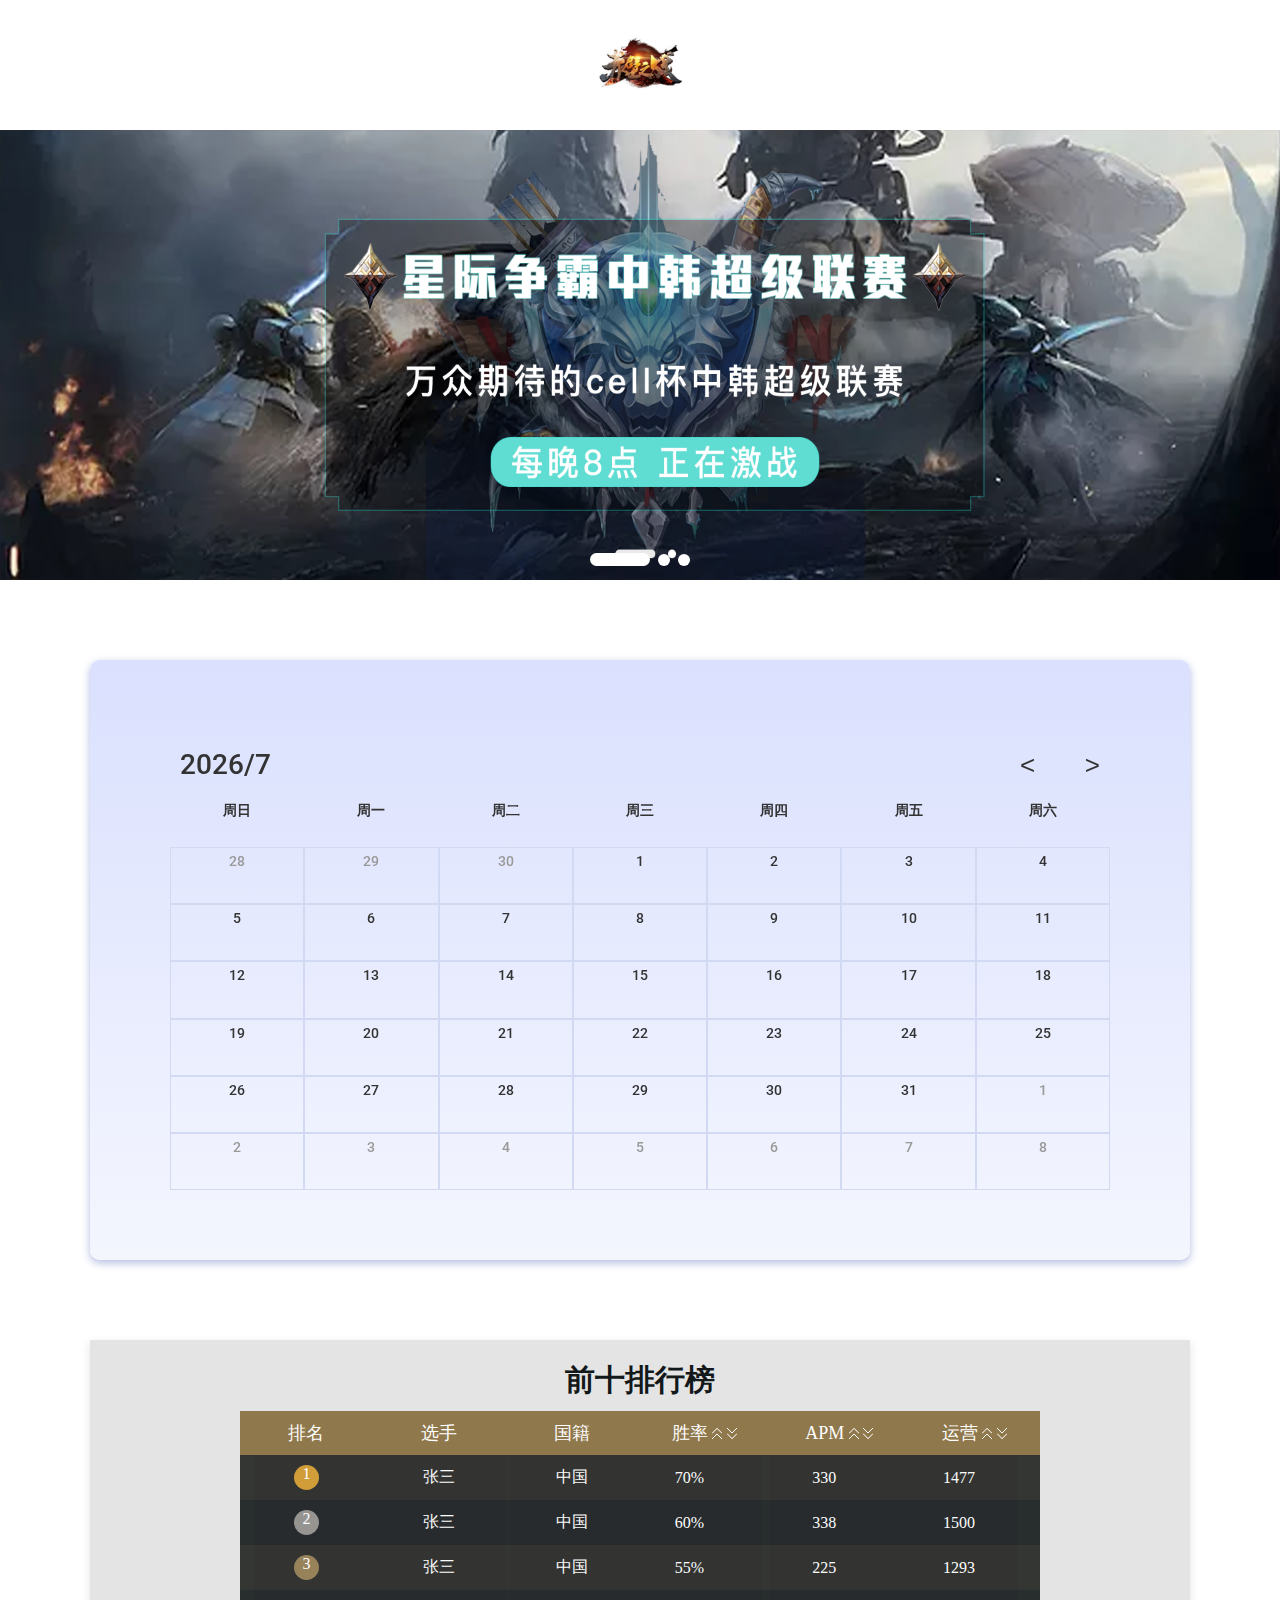
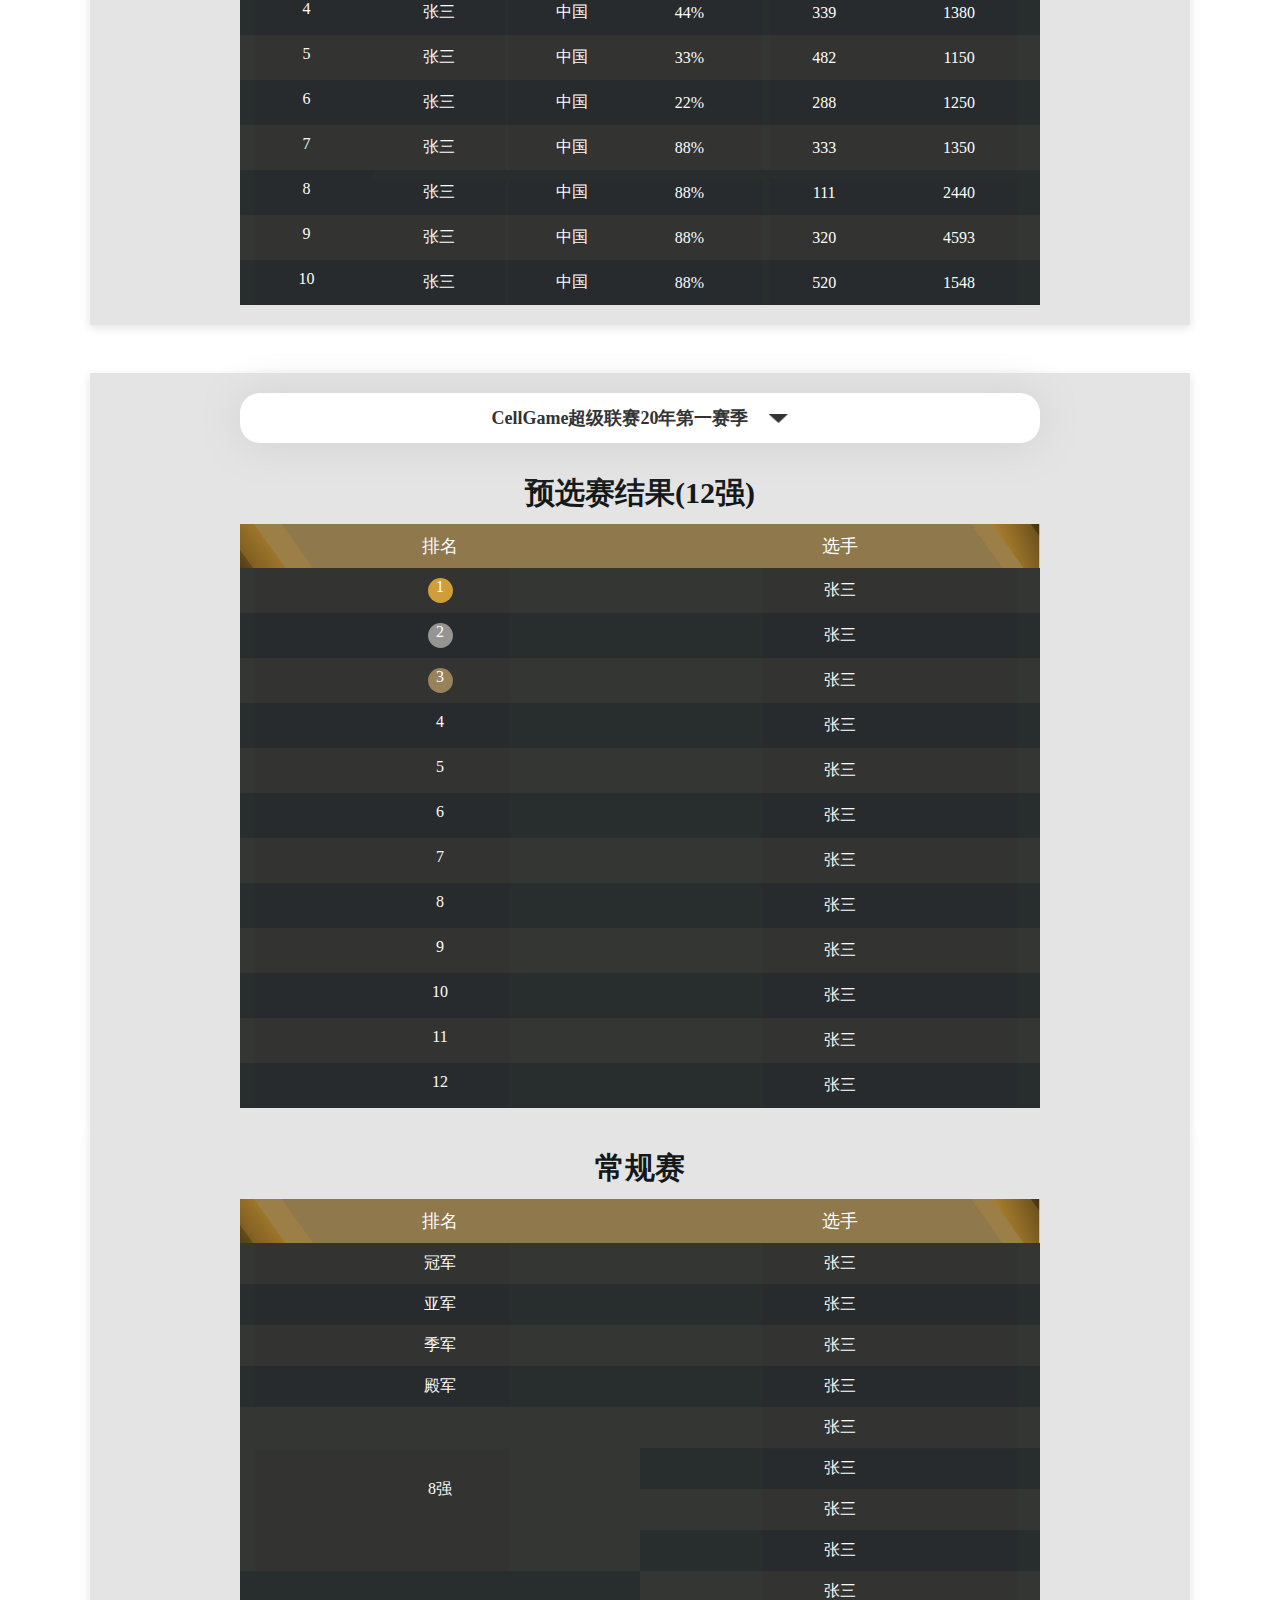
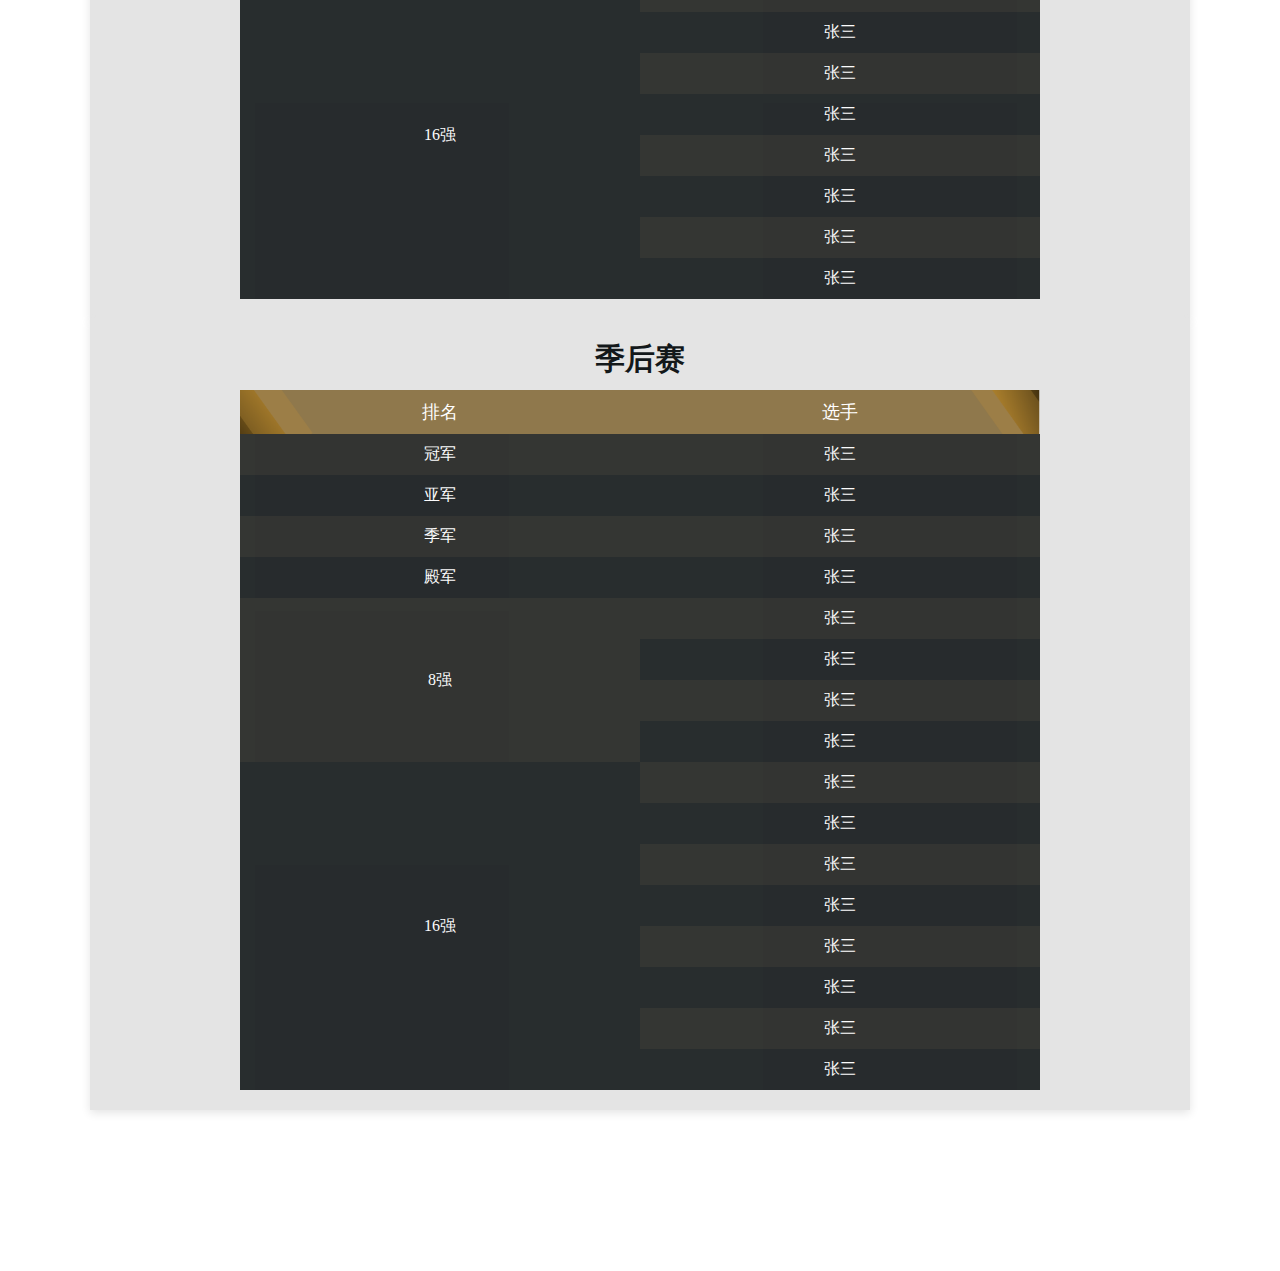
<file: doc/ecell/src/index.html>
<!DOCTYPE html>
<html lang="en">
<head>
    <meta charset="UTF-8">
    <title>ecell</title>
    <link rel="stylesheet" href="../dep/swiper/swiper-4.53.min.css">
    <link href='http://fonts.googleapis.com/css?family=Roboto' rel='stylesheet' type='text/css'>
    <link rel="stylesheet" href="../dep/calendar/calendar.css">
    <link rel="stylesheet" href="public/css/public.css">
    <link rel="stylesheet" href="css/index.css">
</head>
<body>
    <div id="page">
        <div id="header">
            <img class="logo-img" src="img/logo.jpg" alt="">
        </div>
        <div id="banner">
            <div class="swiper-container">
                <div class="swiper-wrapper">
                    <div class="swiper-slide" >
                        <a href="">
                            <img src="img/banner.png">
                        </a>
                    </div>
                    <div class="swiper-slide" >
                        <a href="">
                            <img src="img/banner2.jpg">
                        </a>
                    </div>
                    <div class="swiper-slide" >
                        <a href="">
                            <img src="img/banner3.jpg">
                        </a>
                    </div>
                </div>
                <div class="swiper-pagination"></div>
            </div>
        </div>
        <div id="calender">
            <!--<div class="calender-content">-->
                <div id="demo">
                    <div class="calender-content">
                        <div id="ca"></div>
                    </div>
                </div>

            <!--</div>-->
        </div>
        <div id="sort-items">
            <div class="sort-item margin-80 be-bg top-10">
                <div class="sort-div text-center">
                    <div class="title text-center">前十排行榜</div>
                    <table class="sort-form">
                        <thead>
                            <tr>
                                <th class="rank">排名</th>
                                <th class="player">选手</th>
                                <th class="country">国籍</th>
                                <th>
                                    胜率
                                    <a href="javascript:;" class="icon-up" onclick="ascendingOrder('.win-pro')">
                                        <img src="img/icon-up.png" alt="">
                                    </a>
                                    <a href="javascript:;" class="icon-down" onclick="descendingOrder('.win-pro')">
                                        <img src="img/icon-down.png" alt="">
                                    </a>
                                </th>
                                <th>
                                    APM
                                    <a href="javascript:;" class="icon-up" onclick="ascendingOrder('.apm')">
                                        <img src="img/icon-up.png" alt="">
                                    </a>
                                    <a href="javascript:;" class="icon-down" onclick="descendingOrder('.apm')">
                                        <img src="img/icon-down.png" alt="">
                                    </a>
                                </th>
                                <th>
                                    运营
                                    <a href="javascript:;" class="icon-up" onclick="ascendingOrder('.operate')">
                                        <img src="img/icon-up.png" alt="">
                                    </a>
                                    <a href="javascript:;" class="icon-down" onclick="descendingOrder('.operate')">
                                        <img src="img/icon-down.png" alt="">
                                    </a>
                                </th>
                            </tr>
                        </thead>
                        <tbody>
                            <tr data-id="1">
                                <td><span class="sort-span first-sort">1</span></td>
                                <td><a href="javascript:;">张三</a></td>
                                <td>中国</td>
                                <td class="paddingx30 win-pro">70%</td>
                                <td class="paddingx30 apm">330</td>
                                <td class="paddingx30 operate">1477</td>
                            </tr>
                            <tr data-id="1">
                                <td><span class="sort-span second-sort">2</span></td>
                                <td><a href="javascript:;">张三</a></td>
                                <td>中国</td>
                                <td class="paddingx30 win-pro">60%</td>
                                <td class="paddingx30 apm">338</td>
                                <td class="paddingx30 operate">1500</td>
                            </tr>
                            <tr data-id="1">
                                <td><span class="sort-span third-sort">3</span></td>
                                <td><a href="javascript:;">张三</a></td>
                                <td>中国</td>
                                <td class="paddingx30 win-pro">55%</td>
                                <td class="paddingx30 apm">225</td>
                                <td class="paddingx30 operate">1293</td>
                            </tr>
                            <tr data-id="1">
                                <td><span class="sort-span">4</span></td>
                                <td><a href="javascript:;">张三</a></td>
                                <td>中国</td>
                                <td class="paddingx30 win-pro">44%</td>
                                <td class="paddingx30 apm">339</td>
                                <td class="paddingx30 operate">1380</td>
                            </tr>
                            <tr data-id="1">
                                <td><span class="sort-span">5</span></td>
                                <td><a href="javascript:;">张三</a></td>
                                <td>中国</td>
                                <td class="paddingx30 win-pro">33%</td>
                                <td class="paddingx30 apm">482</td>
                                <td class="paddingx30 operate">1150</td>
                            </tr>
                            <tr data-id="1">
                                <td><span class="sort-span">6</span></td>
                                <td><a href="javascript:;">张三</a></td>
                                <td>中国</td>
                                <td class="paddingx30 win-pro">22%</td>
                                <td class="paddingx30 apm">288</td>
                                <td class="paddingx30 operate">1250</td>
                            </tr>
                            <tr data-id="1">
                                <td><span class="sort-span">7</span></td>
                                <td><a href="javascript:;">张三</a></td>
                                <td>中国</td>
                                <td class="paddingx30 win-pro">88%</td>
                                <td class="paddingx30 apm">333</td>
                                <td class="paddingx30 operate">1350</td>
                            </tr>
                            <tr data-id="1">
                                <td><span class="sort-span">8</span></td>
                                <td><a href="javascript:;">张三</a></td>
                                <td>中国</td>
                                <td class="paddingx30 win-pro">88%</td>
                                <td class="paddingx30 apm">111</td>
                                <td class="paddingx30 operate">2440</td>
                            </tr>
                            <tr data-id="1">
                                <td><span class="sort-span">9</span></td>
                                <td><a href="javascript:;">张三</a></td>
                                <td>中国</td>
                                <td class="paddingx30 win-pro">88%</td>
                                <td class="paddingx30 apm">320</td>
                                <td class="paddingx30 operate">4593</td>
                            </tr>
                            <tr data-id="1">
                                <td><span class="sort-span">10</span></td>
                                <td><a href="javascript:;">张三</a></td>
                                <td>中国</td>
                                <td class="paddingx30 win-pro">88%</td>
                                <td class="paddingx30 apm">520</td>
                                <td class="paddingx30 operate">1548</td>
                            </tr>
                        </tbody>
                    </table>
                </div>
            </div>
            <div class="sort-item be-bg qualifier">
                <div class="sort-div text-center">
                    <div class="select-season">
                        <div class="current-season flex-row-c">
                            <span class="current-season-title">CellGame超级联赛20年第一赛季</span>
                            <img src="./img/select-down.png" alt="">
                        </div>
                        <div class="season-list" data-toggle="down">
                            <div data-toggle="down" class="search-season">
                                <input type="text" placeholder="搜索赛季" data-toggle="down" class="search_input">
                            </div>
                            <ul class="search_list">
                                <li><a href="javascript:;" class="one-title">CellGame超级联赛20年第一赛季</a></li>
                                <li><a href="" class="one-title">CellGame超级联赛20年第二赛季CellGame超级联赛20年第二赛季</a></li>
                                <li><a href="" class="one-title">CellGame超级联赛20年第二赛季</a></li>

                            </ul>
                        </div>
                    </div>
                    <div class="title text-center">预选赛结果(12强)</div>
                    <table class="sort-form">
                        <thead>
                        <tr>
                            <th class="left-bg">排名</th>
                            <th class="right-bg">选手</th>
                        </tr>
                        </thead>
                        <tbody>
                        <tr data-id="1">
                            <td><span class="first-sort sort-span">1</span></td>
                            <td>张三</td>
                        </tr>
                        <tr data-id="1">
                            <td><span class="sort-span second-sort">2</span></td>
                            <td><a href="views/player-details/index.html">张三</a></td>
                        </tr>
                        <tr data-id="1">
                            <td><span class="sort-span third-sort">3</span></td>
                            <td><a href="views/player-details/index.html">张三</a></td>
                        </tr>
                        <tr data-id="1">
                            <td><span class="sort-span">4</span></td>
                            <td><a href="views/player-details/index.html">张三</a></td>
                        </tr>
                        <tr data-id="1">
                            <td><span class="sort-span">5</span></td>
                            <td><a href="views/player-details/index.html">张三</a></td>
                        </tr>
                        <tr data-id="1">
                            <td><span class="sort-span">6</span></td>
                            <td><a href="views/player-details/index.html">张三</a></td>
                        </tr>
                        <tr data-id="1">
                            <td><span class="sort-span">7</span></td>
                            <td><a href="views/player-details/index.html">张三</a></td>
                        </tr>
                        <tr data-id="1">
                            <td><span class="sort-span">8</span></td>
                            <td><a href="views/player-details/index.html">张三</a></td>
                        </tr>
                        <tr data-id="1">
                            <td><span class="sort-span">9</span></td>
                            <td><a href="views/player-details/index.html">张三</a></td>
                        </tr>
                        <tr data-id="1">
                            <td><span class="sort-span">10</span></td>
                            <td><a href="views/player-details/index.html">张三</a></td>
                        </tr>
                        <tr data-id="1">
                            <td><span class="sort-span">11</span></td>
                            <td><a href="views/player-details/index.html">张三</a></td>
                        </tr>
                        <tr data-id="1">
                            <td><span class="sort-span">12</span></td>
                            <td><a href="views/player-details/index.html">张三</a></td>
                        </tr>

                        </tbody>
                    </table>
                </div>
            </div>
            <div class="sort-item be-bg regular-season">
                <div class="sort-div text-center">
                    <div class="title text-center">常规赛</div>
                    <table class="sort-form">
                        <thead>
                            <tr>
                                <th class="left-bg">排名</th>
                                <th class="right-bg">选手</th>

                            </tr>
                        </thead>
                        <tbody>
                            <tr data-id="1">
                                <td>冠军</td>
                                <td>张三</td>
                            </tr>
                            <tr data-id="1">
                                <td>亚军</td>
                                <td>张三</td>
                            </tr>
                            <tr data-id="1">
                                <td>季军</td>
                                <td>张三</td>
                            </tr>
                            <tr data-id="1">
                                <td>殿军</td>
                                <td>张三</td>
                            </tr>
                            <tr data-id="1">
                                <td rowspan="4" class="un-hover">8强</td>
                                <td>张三</td>
                            </tr>
                            <tr data-id="1">
                                <td>张三</td>
                            </tr>
                            <tr data-id="1">
                                <td>张三</td>
                            </tr>
                            <tr data-id="1">
                                <td>张三</td>
                            </tr>
                            <tr data-id="1">
                                <td rowspan="8"  style="background: #13181A" class="un-hover">16强</td>
                                <td>张三</td>
                            </tr>
                            <tr data-id="1">
                                <td>张三</td>
                            </tr>
                            <tr data-id="1">
                                <td>张三</td>
                            </tr>
                            <tr data-id="1">
                                <td>张三</td>
                            </tr>
                            <tr data-id="1">
                                <td>张三</td>
                            </tr>
                            <tr data-id="1">
                                <td>张三</td>
                            </tr>
                            <tr data-id="1">
                                <td>张三</td>
                            </tr>
                            <tr data-id="1">
                                <td>张三</td>
                            </tr>
                        </tbody>
                    </table>
                </div>
            </div>
            <div class="sort-item be-bg">
                <div class="sort-div text-center">
                    <div class="title text-center">季后赛</div>
                    <table class="sort-form">
                        <thead>
                            <tr>
                                <th class="left-bg">排名</th>
                                <th class="right-bg">选手</th>

                            </tr>
                        </thead>
                        <tbody>
                            <tr data-id="1">
                                <td>冠军</td>
                                <td>张三</td>
                            </tr>
                            <tr data-id="1">
                                <td>亚军</td>
                                <td>张三</td>
                            </tr>
                            <tr data-id="1">
                                <td>季军</td>
                                <td>张三</td>
                            </tr>
                            <tr data-id="1">
                                <td>殿军</td>
                                <td>张三</td>
                            </tr>
                            <tr data-id="1">
                                <td rowspan="4" class="un-hover">8强</td>
                                <td>张三</td>
                            </tr>
                            <tr data-id="1">
                                <td>张三</td>
                            </tr>
                            <tr data-id="1">
                                <td>张三</td>
                            </tr>
                            <tr data-id="1">
                                <td>张三</td>
                            </tr>
                            <tr data-id="1">
                                <td rowspan="8" style="background: #13181A" class="un-hover">16强</td>
                                <td>张三</td>
                            </tr>
                            <tr data-id="1">
                                <td>张三</td>
                            </tr>
                            <tr data-id="1">
                                <td>张三</td>
                            </tr>
                            <tr data-id="1">
                                <td>张三</td>
                            </tr>
                            <tr data-id="1">
                                <td>张三</td>
                            </tr>
                            <tr data-id="1">
                                <td>张三</td>
                            </tr>
                            <tr data-id="1">
                                <td>张三</td>
                            </tr>
                            <tr data-id="1">
                                <td>张三</td>
                            </tr>
                        </tbody>
                    </table>
                </div>
            </div>
        </div>
    </div>
    <script src="../dep/jquery/jquery-3.4.1.min.js"></script>
    <script src="../dep/swiper/swiper-4.5.3.min.js"></script>
    <script src="../dep/calendar/js/calendar.js"></script>
    <script src="public/js/public.js"></script>
    <script src="js/index.js"></script>

</body>
</html>
</file>
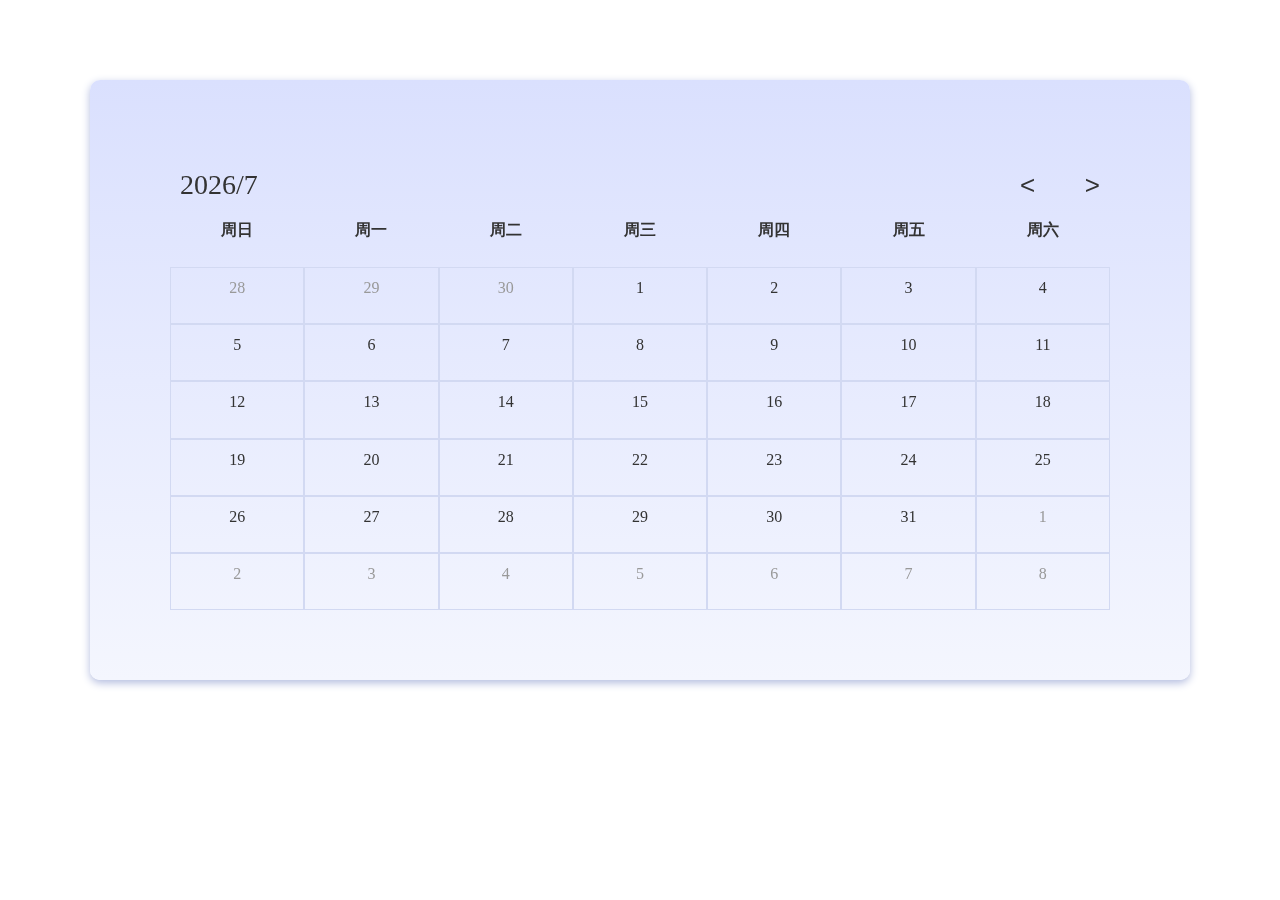
<file: doc/ecell/dep/calendar/index.html>
<!DOCTYPE html>
<html>
<head>
<meta charset="utf-8">
<meta http-equiv='Content-Type' content='text/html; charset=utf-8'>
<meta http-equiv="x-ua-compatible" content="IE=edge, chrome=1">
<meta http-equiv="X-UA-Compatible" content="IE=9; IE=8;">
<meta name="viewport" content="width=device-width, initial-scale=1">
<link href='http://fonts.googleapis.com/css?family=Roboto' rel='stylesheet' type='text/css'>
<title>jQuery事件日历插件Calendar</title>
<link rel="stylesheet" href="calendar.css">

</head>
<body>
<div id="demo">
  <div class="calender-content">
    <div id="ca"></div>
  </div>
</div>
<script src="js/jquery.js"></script> 
<script src="js/calendar.js"></script> 
<script>
    $('#ca').calendar({
        width: 940,
        height: 400,
        data: [
			{
			  date: '2015/12/24',
			  value: 'Christmas Eve'
			},
			{
			  date: '2015/12/25',
			  value: 'Merry Christmas'
			},
			{
			  date: '2016/01/01',
			  value: 'Happy New Year'
			}
		],
        onSelected: function (view, date, data) {

        }
    });

    $('#dd').calendar({
        trigger: '#dt',
        zIndex: 999,
		format: 'yyyy-mm-dd',
        onSelected: function (view, date, data) {
            console.log('event: onSelected')
        },
        onClose: function (view, date, data) {
            console.log('event: onClose')
            console.log('view:' + view)
            console.log('date:' + date)
            console.log('data:' + (data || 'None'));
        }
    });
</script>


</body>
</html>
</file>
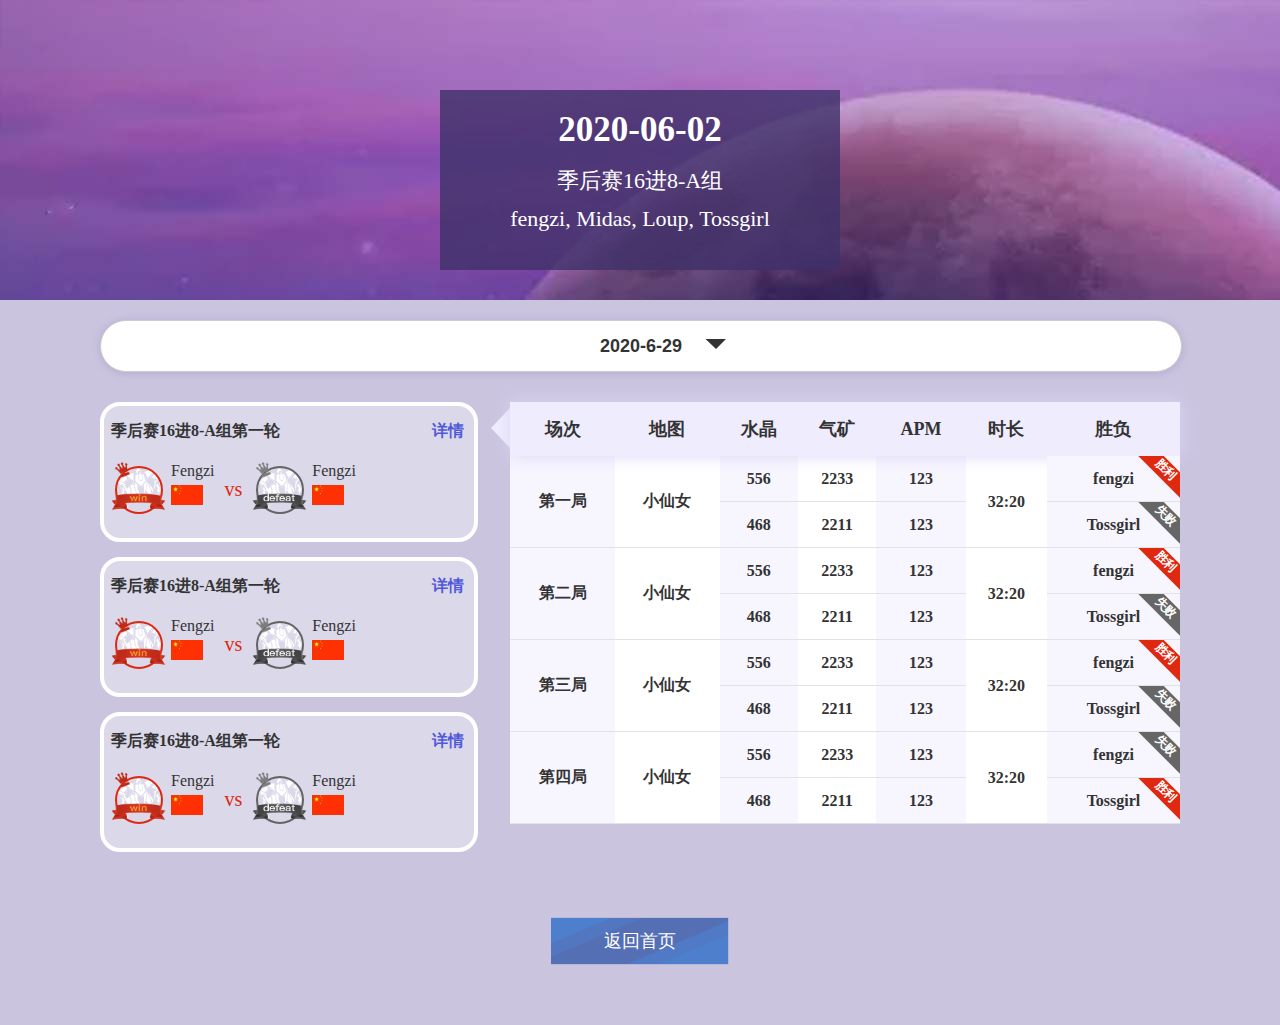
<file: doc/ecell/src/views/season/index.html>
<!DOCTYPE html>
<html lang="en">
<head>
    <meta charset="UTF-8">
    <title>Title</title>
    <link rel="stylesheet" href="../../../dep/calendar/calendar.css">
    <link rel="stylesheet" href="../../public/css/public.css">
    <link rel="stylesheet" href="../../css/season.css">
</head>
<body>
<div id="page">
    <div id="header">
        <div class="season-title">
            <div class="date">2020-06-02</div>
            <div class="title">季后赛16进8-A组</div>
            <div class="players">fengzi, Midas, Loup, Tossgirl</div>
        </div>
    </div>
    <div id="content">
        <div id="demo">
            <div class="calender-content hide">
                <div id="ca"></div>
            </div>
            <input type="text" id="dt" value="2020-6-29" readonly>
            <img src="../../img/select-down.png" alt="" class="down">
            <div id="dd"></div>
        </div>
        <div class="select-date">

        </div>
        <div class="details clearfix">
            <div class="left pull-left">
                <div class="item">
                    <div class="flex-row-sb">
                        <span class="title">季后赛16进8-A组第一轮</span>
                        <span class="view-detail"><a href="">详情</a></span>
                    </div>
                    <div class="flex-row-nc">
                        <div class="flex-row-nc">
                            <div class="team-logo flex-row-c">
                                <img class="win" src="../../img/player_race_p.png" alt="">
                                <img class="win-bg" src="../../img/win.png" alt="">
                            </div>
                            <div class="flex-column">
                                <div><a href="../player-details/index.html">Fengzi</a></div>
                                <div class="country-flag">
                                    <img src="../../img/flag.png" alt="">
                                </div>
                            </div>
                        </div>
                        <div class="flex-row-c vs">vs</div>
                        <div class="flex-row-nc">
                            <div class="team-logo flex-row-c">
                                <img class="lose" src="../../img/player_race_p.png" alt="">
                                <img class="lose-bg" src="../../img/defeat.png" alt="">
                            </div>
                            <div class="flex-column">
                                <div><a href="../player-details/index.html">Fengzi</a></div>
                                <div class="country-flag">
                                    <img src="../../img/flag.png" alt="">
                                </div>
                            </div>
                        </div>
                    </div>
                </div>
                <div class="item">
                    <div class="flex-row-sb">
                        <span class="title">季后赛16进8-A组第一轮</span>
                        <span class="view-detail"><a href="">详情</a></span>
                    </div>
                    <div class="flex-row-nc">
                        <div class="flex-row-nc">
                            <div class="team-logo flex-row-c">
                                <img class="win" src="../../img/player_race_p.png" alt="">
                                <img class="win-bg" src="../../img/win.png" alt="">
                            </div>
                            <div class="flex-column">
                                <div><a href="../player-details/index.html">Fengzi</a></div>
                                <div class="country-flag">
                                    <img src="../../img/flag.png" alt="">
                                </div>
                            </div>
                        </div>
                        <div class="flex-row-c vs">vs</div>
                        <div class="flex-row-nc">
                            <div class="team-logo flex-row-c">
                                <img class="lose" src="../../img/player_race_p.png" alt="">
                                <img class="lose-bg" src="../../img/defeat.png" alt="">
                            </div>
                            <div class="flex-column">
                                <div><a href="../player-details/index.html">Fengzi</a></div>
                                <div class="country-flag">
                                    <img src="../../img/flag.png" alt="">
                                </div>
                            </div>
                        </div>
                    </div>
                </div>
                <div class="item">
                    <div class="flex-row-sb">
                        <span class="title">季后赛16进8-A组第一轮</span>
                        <span class="view-detail"><a href="">详情</a></span>
                    </div>
                    <div class="flex-row-nc">
                        <div class="flex-row-nc">
                            <div class="team-logo flex-row-c">
                                <img class="win" src="../../img/player_race_p.png" alt="">
                                <img class="win-bg" src="../../img/win.png" alt="">
                            </div>
                            <div class="flex-column">
                                <div><a href="../player-details/index.html">Fengzi</a></div>
                                <div class="country-flag">
                                    <img src="../../img/flag.png" alt="">
                                </div>
                            </div>
                        </div>
                        <div class="flex-row-c vs">vs</div>
                        <div class="flex-row-nc">
                            <div class="team-logo flex-row-c">
                                <img class="lose" src="../../img/player_race_p.png" alt="">
                                <img class="lose-bg" src="../../img/defeat.png" alt="">
                            </div>
                            <div class="flex-column">
                                <div><a href="../player-details/index.html">Fengzi</a></div>
                                <div class="country-flag">
                                    <img src="../../img/flag.png" alt="">
                                </div>
                            </div>
                        </div>
                    </div>
                </div>

            </div>
            <div class="right pull-left">
                <div style="position: relative">
                    <span class="triangle"></span>
                    <table class="pk-list">
                        <thead>
                            <tr>
                                <th>场次</th>
                                <th>地图</th>
                                <th>水晶</th>
                                <th>气矿</th>
                                <th>APM</th>
                                <th>时长</th>
                                <th>胜负</th>
                            </tr>
                        </thead>
                        <tbody>
                            <tr>
                                <td rowspan="2" class="rowspan">第一局</td>
                                <td rowspan="2" class="rowspan">小仙女</td>
                                <td>556</td>
                                <td>2233</td>
                                <td>123</td>
                                <td rowspan="2" class="rowspan">32:20</td>
                                <td style="position: relative" ><span class="tag win-tag">胜利</span><a href="../player-details/index.html">fengzi</a></td>
                            </tr>
                            <tr>
                                <td>468</td>
                                <td>2211</td>
                                <td>123</td>
                                <td style="position: relative"><span class="tag defeat-tag">失败</span><a href="../player-details/index.html">Tossgirl</a></td>
                            </tr>

                            <tr>
                                <td rowspan="2" class="rowspan">第二局</td>
                                <td rowspan="2" class="rowspan">小仙女</td>
                                <td>556</td>
                                <td>2233</td>
                                <td>123</td>
                                <td rowspan="2" class="rowspan">32:20</td>
                                <td style="position: relative" ><span class="tag win-tag">胜利</span><a href="../player-details/index.html">fengzi</a></td>
                            </tr>
                            <tr>
                                <td>468</td>
                                <td>2211</td>
                                <td>123</td>
                                <td style="position: relative"><span class="tag defeat-tag">失败</span><a href="../player-details/index.html">Tossgirl</a></td>
                            </tr>

                            <tr>
                                <td rowspan="2" class="rowspan">第三局</td>
                                <td rowspan="2" class="rowspan">小仙女</td>
                                <td>556</td>
                                <td>2233</td>
                                <td>123</td>
                                <td rowspan="2" class="rowspan">32:20</td>
                                <td style="position: relative" ><span class="tag win-tag">胜利</span><a href="../player-details/index.html">fengzi</a></td>
                            </tr>
                            <tr>
                                <td>468</td>
                                <td>2211</td>
                                <td>123</td>
                                <td style="position: relative"><span class="tag defeat-tag">失败</span><a href="../player-details/index.html">Tossgirl</a></td>
                            </tr>

                            <tr>
                                <td rowspan="2" class="rowspan">第四局</td>
                                <td rowspan="2" class="rowspan">小仙女</td>
                                <td>556</td>
                                <td>2233</td>
                                <td>123</td>
                                <td rowspan="2" class="rowspan">32:20</td>
                                <td style="position: relative" ><span class="tag defeat-tag">失败</span><a href="../player-details/index.html">fengzi</a></td>
                            </tr>
                            <tr>
                                <td>468</td>
                                <td>2211</td>
                                <td>123</td>
                                <td style="position: relative"><span class="tag win-tag">胜利</span><a href="../player-details/index.html">Tossgirl</a></td>
                            </tr>


                        </tbody>
                    </table>
                </div>
            </div>
        </div>

        <div class="text-center">
            <span class="back-home"><a href="../../index.html">返回首页</a></span>
        </div>
    </div>
    <div id="cover-mask" class="hide">
    </div>
</div>

<script src="../../../dep/jquery/jquery-3.4.1.min.js"></script>
<script src="../../../dep/calendar/js/calendar.js"></script>
<script src="../../js/season.js"></script>

</body>
</html>
</file>
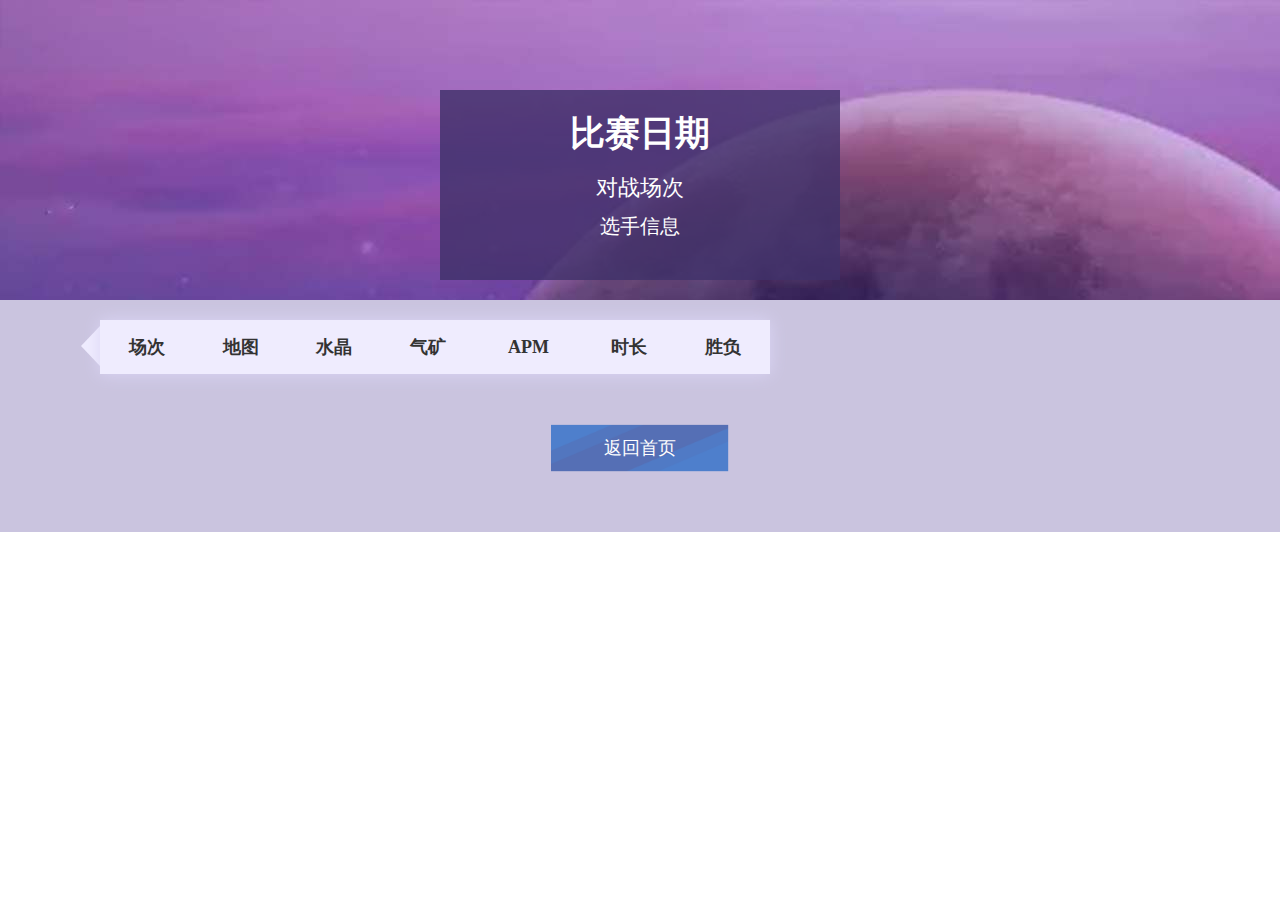
<file: src/main/webapp/views/season/index.html>
<!DOCTYPE html>
<html lang="en">
<head>
    <meta charset="UTF-8">
    <title>ecell</title>
    <link rel="stylesheet" href="../../dep/calendar/calendar.css">
    <link rel="stylesheet" href="../../dep/pacejs/pace.css">
	<link rel="stylesheet" href="../../dep/lobibox/css/lobibox.css">
    <link rel="stylesheet" href="../../public/css/public.css">
    <link rel="stylesheet" href="../../css/season.css">
</head>
<body>
<div id="page">
    <div id="header">
        <div class="season-title">
            <div id="seasonMatchDay" class="date">比赛日期</div>
            <div id="seasonMatchTitle" class="title">对战场次</div>
            <div id="seasonMatchPlayers" class="players">选手信息</div>            
        </div>
    </div>
    <div id="content">
    	<div class="hide">
	        <div id="demo">
	            <div class="calender-content hide">
	                <div id="ca"></div>
	            </div>
	            <input type="text" id="dt" value="2020-6-29" readonly>
	            <img src="../../img/select-down.png" alt="" class="down">
	            <div id="dd"></div>
	        </div>
	        <div class="select-date">
	
	        </div>
        </div>
        <div class="details clearfix">
            <div class="left pull-left items">
                <div id="seasonSet1" class="item hide">
                    <div class="flex-row-sb">
                        <span class="title"></span>
                        <span class="view-detail"><a id="seasonSet1_detail" href="javascript:;">详情</a></span>
                    </div>
                    <div class="flex-row-nc">
                        <div class="flex-row-nc">
                            <div class="team-logo flex-row-c">
                                <img id="seasonSet1_p1_race" class="" src="../../img/public/player_race_empty.png" alt="">
                                <img id="seasonSet1_p1_race_bg" class="" src="../../img/defeat.png" alt="">
                            </div>
                            <div class="flex-column">
                                <div id="seasonSet1_p1_nick"></div>
                                <div class="country-flag">
                                    <img id="seasonSet1_p1_country" src="../../img/public/player_country_empty.png" alt="">
                                </div>
                            </div>
                        </div>
                        <div class="flex-row-c vs">vs</div>
                        <div class="flex-row-nc">
                            <div class="team-logo flex-row-c">
                                <img id="seasonSet1_p2_race" class="" src="../../img/public/player_race_empty.png" alt="">
                                <img id="seasonSet1_p2_race_bg" class="" src="../../img/defeat.png" alt="">
                            </div>
                            <div class="flex-column">
                                <div id="seasonSet1_p2_nick"></div>
                                <div class="country-flag">
                                    <img id="seasonSet1_p2_country" src="../../img/public/player_country_empty.png" alt="">
                                </div>
                            </div>
                        </div>
                    </div>
                </div>
                <div id="seasonSet2" class="item hide">
                    <div class="flex-row-sb">
                        <span class="title"></span>
                        <span class="view-detail"><a id="seasonSet2_detail" href="javascript:;">详情</a></span>
                    </div>
                    <div class="flex-row-nc">
                        <div class="flex-row-nc">
                            <div class="team-logo flex-row-c">
                                <img id="seasonSet2_p1_race" class="" src="../../img/public/player_race_empty.png" alt="">
                                <img id="seasonSet2_p1_race_bg" class="" src="../../img/defeat.png" alt="">
                            </div>
                            <div class="flex-column">
                                <div id="seasonSet2_p1_nick"></div>
                                <div class="country-flag">
                                    <img id="seasonSet2_p1_country" src="../../img/public/player_country_empty.png" alt="">
                                </div>
                            </div>
                        </div>
                        <div class="flex-row-c vs">vs</div>
                        <div class="flex-row-nc">
                            <div class="team-logo flex-row-c">
                                <img id="seasonSet2_p2_race" class="" src="../../img/public/player_race_empty.png" alt="">
                                <img id="seasonSet2_p2_race_bg" class="" src="../../img/defeat.png" alt="">
                            </div>
                            <div class="flex-column">
                                <div id="seasonSet2_p2_nick"></div>
                                <div class="country-flag">
                                    <img id="seasonSet2_p2_country" src="../../img/public/player_country_empty.png" alt="">
                                </div>
                            </div>
                        </div>
                    </div>
                </div>
                
                <div id="seasonSet3" class="item hide">
                    <div class="flex-row-sb">
                        <span class="title"></span>
                        <span class="view-detail"><a id="seasonSet3_detail" href="javascript:;">详情</a></span>
                    </div>
                    <div class="flex-row-nc">
                        <div class="flex-row-nc">
                            <div class="team-logo flex-row-c">
                                <img id="seasonSet3_p1_race" class="" src="../../img/public/player_race_empty.png" alt="">
                                <img id="seasonSet3_p1_race_bg" class="" src="../../img/defeat.png" alt="">
                            </div>
                            <div class="flex-column">
                                <div id="seasonSet3_p1_nick"></div>
                                <div class="country-flag">
                                    <img id="seasonSet3_p1_country" src="../../img/public/player_country_empty.png" alt="">
                                </div>
                            </div>
                        </div>
                        <div class="flex-row-c vs">vs</div>
                        <div class="flex-row-nc">
                            <div class="team-logo flex-row-c">
                                <img id="seasonSet3_p2_race" class="" src="../../img/public/player_race_empty.png" alt="">
                                <img id="seasonSet3_p2_race_bg" class="" src="../../img/defeat.png" alt="">
                            </div>
                            <div class="flex-column">
                                <div id="seasonSet3_p2_nick"></div>
                                <div class="country-flag">
                                    <img id="seasonSet3_p2_country" src="../../img/public/player_country_empty.png" alt="">
                                </div>
                            </div>
                        </div>
                    </div>
                </div>
                <div id="seasonSet4" class="item hide">
                    <div class="flex-row-sb">
                        <span class="title"></span>
                        <span class="view-detail"><a id="seasonSet4_detail" href="javascript:;">详情</a></span>
                    </div>
                    <div class="flex-row-nc">
                        <div class="flex-row-nc">
                            <div class="team-logo flex-row-c">
                                <img id="seasonSet4_p1_race" class="" src="../../img/public/player_race_empty.png" alt="">
                                <img id="seasonSet4_p1_race_bg" class="" src="../../img/defeat.png" alt="">
                            </div>
                            <div class="flex-column">
                                <div id="seasonSet4_p1_nick"></div>
                                <div class="country-flag">
                                    <img id="seasonSet4_p1_country" src="../../img/public/player_country_empty.png" alt="">
                                </div>
                            </div>
                        </div>
                        <div class="flex-row-c vs">vs</div>
                        <div class="flex-row-nc">
                            <div class="team-logo flex-row-c">
                                <img id="seasonSet4_p2_race" class="" src="../../img/public/player_race_empty.png" alt="">
                                <img id="seasonSet4_p2_race_bg" class="" src="../../img/defeat.png" alt="">
                            </div>
                            <div class="flex-column">
                                <div id="seasonSet4_p2_nick"></div>
                                <div class="country-flag">
                                    <img id="seasonSet4_p2_country" src="../../img/public/player_country_empty.png" alt="">
                                </div>
                            </div>
                        </div>
                    </div>
                </div>
                
                <div id="seasonSet5" class="item hide">
                    <div class="flex-row-sb">
                        <span class="title"></span>
                        <span class="view-detail"><a id="seasonSet5_detail" href="javascript:;">详情</a></span>
                    </div>
                    <div class="flex-row-nc">
                        <div class="flex-row-nc">
                            <div class="team-logo flex-row-c">
                                <img id="seasonSet5_p1_race" class="" src="../../img/public/player_race_empty.png" alt="">
                                <img id="seasonSet5_p1_race_bg" class="" src="../../img/defeat.png" alt="">
                            </div>
                            <div class="flex-column">
                                <div id="seasonSet5_p1_nick"></div>
                                <div class="country-flag">
                                    <img id="seasonSet5_p1_country" src="../../img/public/player_country_empty.png" alt="">
                                </div>
                            </div>
                        </div>
                        <div class="flex-row-c vs">vs</div>
                        <div class="flex-row-nc">
                            <div class="team-logo flex-row-c">
                                <img id="seasonSet5_p2_race" class="" src="../../img/public/player_race_empty.png" alt="">
                                <img id="seasonSet5_p2_race_bg" class="" src="../../img/defeat.png" alt="">
                            </div>
                            <div class="flex-column">
                                <div id="seasonSet5_p2_nick"></div>
                                <div class="country-flag">
                                    <img id="seasonSet5_p2_country" src="../../img/public/player_country_empty.png" alt="">
                                </div>
                            </div>
                        </div>
                    </div>
                </div>
                
                <div class="item hide">
                    <div class="flex-row-sb">
                        <span class="title">季后赛16进8-A组第一轮</span>
                        <span class="view-detail"><a href="javascript:;">详情</a></span>
                    </div>
                    <div class="flex-row-nc">
                        <div class="flex-row-nc">
                            <div class="team-logo flex-row-c">
                                <img class="win" src="../../img/player_race_p.png" alt="">
                                <img class="win-bg" src="../../img/win.png" alt="">
                            </div>
                            <div class="flex-column">
                                <div><a href="../player-details/index.html">Fengzi</a></div>
                                <div class="country-flag">
                                    <img src="../../img/flag.png" alt="">
                                </div>
                            </div>
                        </div>
                        <div class="flex-row-c vs">vs</div>
                        <div class="flex-row-nc">
                            <div class="team-logo flex-row-c">
                                <img class="lose" src="../../img/player_race_p.png" alt="">
                                <img class="lose-bg" src="../../img/defeat.png" alt="">
                            </div>
                            <div class="flex-column">
                                <div><a href="../player-details/index.html">Fengzi</a></div>
                                <div class="country-flag">
                                    <img src="../../img/flag.png" alt="">
                                </div>
                            </div>
                        </div>
                    </div>
                </div>

            </div>
            <div class="right pull-left">
                <div style="position: relative">
                    <span class="triangle"></span>
                    <table class="pk-list">
                        <thead>
                            <tr>
                                <th>场次</th>
                                <th>地图</th>
                                <th>水晶</th>
                                <th>气矿</th>
                                <th>APM</th>
                                <th>时长</th>
                                <th>胜负</th>
                            </tr>
                        </thead>
                        <tbody>
                        	<tr id="seasonSetGame0_1" class="hide">
                                <td id="seasonSetGame0_name" rowspan="2" class="rowspan"></td>
                                <td id="seasonSetGame0_map" rowspan="2" class="rowspan"></td>
                                <td id="seasonSetGame0_p1_crystle"></td>
                                <td id="seasonSetGame0_p1_oil"></td>
                                <td id="seasonSetGame0_p1_apm"></td>
                                <td id="seasonSetGame0_duration" rowspan="2" class="rowspan"></td>
                                <td style="position: relative" id="seasonSetGame0_p1_name"></td>
                            </tr>
                            <tr id="seasonSetGame0_2" class="hide">
                                <td id="seasonSetGame0_p2_crystle"></td>
                                <td id="seasonSetGame0_p2_oil"></td>
                                <td id="seasonSetGame0_p2_apm"></td>
                                <td style="position: relative" id="seasonSetGame0_p2_name"></td>
                            </tr>
                            
                            <tr id="seasonSetGame1_1" class="hide">
                                <td id="seasonSetGame1_name" rowspan="2" class="rowspan"></td>
                                <td id="seasonSetGame1_map" rowspan="2" class="rowspan"></td>
                                <td id="seasonSetGame1_p1_crystle"></td>
                                <td id="seasonSetGame1_p1_oil"></td>
                                <td id="seasonSetGame1_p1_apm"></td>
                                <td id="seasonSetGame1_duration" rowspan="2" class="rowspan"></td>
                                <td style="position: relative" id="seasonSetGame1_p1_name"></td>
                            </tr>
                            <tr id="seasonSetGame1_2" class="hide">
                                <td id="seasonSetGame1_p2_crystle"></td>
                                <td id="seasonSetGame1_p2_oil"></td>
                                <td id="seasonSetGame1_p2_apm"></td>
                                <td style="position: relative" id="seasonSetGame1_p2_name"></td>
                            </tr>

                            <tr id="seasonSetGame2_1" class="hide">
                                <td id="seasonSetGame2_name" rowspan="2" class="rowspan"></td>
                                <td id="seasonSetGame2_map" rowspan="2" class="rowspan"></td>
                                <td id="seasonSetGame2_p1_crystle"></td>
                                <td id="seasonSetGame2_p1_oil"></td>
                                <td id="seasonSetGame2_p1_apm"></td>
                                <td id="seasonSetGame2_duration" rowspan="2" class="rowspan"></td>
                                <td style="position: relative" id="seasonSetGame2_p1_name"></td>
                            </tr>
                            <tr id="seasonSetGame2_2" class="hide">
                                <td id="seasonSetGame2_p2_crystle"></td>
                                <td id="seasonSetGame2_p2_oil"></td>
                                <td id="seasonSetGame2_p2_apm"></td>
                                <td style="position: relative" id="seasonSetGame2_p2_name"></td>
                            </tr>
							
							<tr id="seasonSetGame3_1" class="hide">
                                <td id="seasonSetGame3_name" rowspan="2" class="rowspan"></td>
                                <td id="seasonSetGame3_map" rowspan="2" class="rowspan"></td>
                                <td id="seasonSetGame3_p1_crystle"></td>
                                <td id="seasonSetGame3_p1_oil"></td>
                                <td id="seasonSetGame3_p1_apm"></td>
                                <td id="seasonSetGame3_duration" rowspan="2" class="rowspan"></td>
                                <td style="position: relative" id="seasonSetGame3_p1_name"></td>
                            </tr>
                            <tr id="seasonSetGame3_2" class="hide">
                                <td id="seasonSetGame3_p2_crystle"></td>
                                <td id="seasonSetGame3_p2_oil"></td>
                                <td id="seasonSetGame3_p2_apm"></td>
                                <td style="position: relative" id="seasonSetGame3_p2_name"></td>
                            </tr>
                            
                            <tr id="seasonSetGame4_1" class="hide">
                                <td id="seasonSetGame4_name" rowspan="2" class="rowspan"></td>
                                <td id="seasonSetGame4_map" rowspan="2" class="rowspan"></td>
                                <td id="seasonSetGame4_p1_crystle"></td>
                                <td id="seasonSetGame4_p1_oil"></td>
                                <td id="seasonSetGame4_p1_apm"></td>
                                <td id="seasonSetGame4_duration" rowspan="2" class="rowspan"></td>
                                <td style="position: relative" id="seasonSetGame4_p1_name"></td>
                            </tr>
                            <tr id="seasonSetGame4_2" class="hide">
                                <td id="seasonSetGame4_p2_crystle"></td>
                                <td id="seasonSetGame4_p2_oil"></td>
                                <td id="seasonSetGame4_p2_apm"></td>
                                <td style="position: relative" id="seasonSetGame4_p2_name"></td>
                            </tr>
                            
                            <tr id="seasonSetGame5_1" class="hide">
                                <td id="seasonSetGame5_name" rowspan="2" class="rowspan"></td>
                                <td id="seasonSetGame5_map" rowspan="2" class="rowspan"></td>
                                <td id="seasonSetGame5_p1_crystle"></td>
                                <td id="seasonSetGame5_p1_oil"></td>
                                <td id="seasonSetGame5_p1_apm"></td>
                                <td id="seasonSetGame5_duration" rowspan="2" class="rowspan"></td>
                                <td style="position: relative" id="seasonSetGame5_p1_name"></td>
                            </tr>
                            <tr id="seasonSetGame5_2" class="hide">
                                <td id="seasonSetGame5_p2_crystle"></td>
                                <td id="seasonSetGame5_p2_oil"></td>
                                <td id="seasonSetGame5_p2_apm"></td>
                                <td style="position: relative" id="seasonSetGame5_p2_name"></td>
                            </tr>
                            
                            <tr id="seasonSetGame6_1" class="hide">
                                <td id="seasonSetGame6_name" rowspan="2" class="rowspan"></td>
                                <td id="seasonSetGame6_map" rowspan="2" class="rowspan"></td>
                                <td id="seasonSetGame6_p1_crystle"></td>
                                <td id="seasonSetGame6_p1_oil"></td>
                                <td id="seasonSetGame6_p1_apm"></td>
                                <td id="seasonSetGame6_duration" rowspan="2" class="rowspan"></td>
                                <td style="position: relative" id="seasonSetGame6_p1_name"></td>
                            </tr>
                            <tr id="seasonSetGame6_2" class="hide">
                                <td id="seasonSetGame6_p2_crystle"></td>
                                <td id="seasonSetGame6_p2_oil"></td>
                                <td id="seasonSetGame6_p2_apm"></td>
                                <td style="position: relative" id="seasonSetGame6_p2_name"></td>
                            </tr>
                            
                            <tr id="seasonSetGame7_1" class="hide">
                                <td id="seasonSetGame7_name" rowspan="2" class="rowspan"></td>
                                <td id="seasonSetGame7_map" rowspan="2" class="rowspan"></td>
                                <td id="seasonSetGame7_p1_crystle"></td>
                                <td id="seasonSetGame7_p1_oil"></td>
                                <td id="seasonSetGame7_p1_apm"></td>
                                <td id="seasonSetGame7_duration" rowspan="2" class="rowspan"></td>
                                <td style="position: relative" id="seasonSetGame7_p1_name"></td>
                            </tr>
                            <tr id="seasonSetGame7_2" class="hide">
                                <td id="seasonSetGame7_p2_crystle"></td>
                                <td id="seasonSetGame7_p2_oil"></td>
                                <td id="seasonSetGame7_p2_apm"></td>
                                <td style="position: relative" id="seasonSetGame7_p2_name"></td>
                            </tr>
                            
                            <tr id="seasonSetGame8_1" class="hide">
                                <td id="seasonSetGame8_name" rowspan="2" class="rowspan"></td>
                                <td id="seasonSetGame8_map" rowspan="2" class="rowspan"></td>
                                <td id="seasonSetGame8_p1_crystle"></td>
                                <td id="seasonSetGame8_p1_oil"></td>
                                <td id="seasonSetGame8_p1_apm"></td>
                                <td id="seasonSetGame8_duration" rowspan="2" class="rowspan"></td>
                                <td style="position: relative" id="seasonSetGame8_p1_name"></td>
                            </tr>
                            <tr id="seasonSetGame8_2" class="hide">
                                <td id="seasonSetGame8_p2_crystle"></td>
                                <td id="seasonSetGame8_p2_oil"></td>
                                <td id="seasonSetGame8_p2_apm"></td>
                                <td style="position: relative" id="seasonSetGame8_p2_name"></td>
                            </tr>

                            <tr class="hide">
                                <td rowspan="2" class="rowspan">第四局</td>
                                <td rowspan="2" class="rowspan">小仙女</td>
                                <td>556</td>
                                <td>2233</td>
                                <td>123</td>
                                <td rowspan="2" class="rowspan">32:20</td>
                                <td style="position: relative" ><span class="tag defeat-tag">失败</span><a href="../player-details/index.html">fengzi</a></td>
                            </tr>
                            <tr class="hide">
                                <td>468</td>
                                <td>2211</td>
                                <td>123</td>
                                <td style="position: relative"><span class="tag win-tag">胜利</span><a href="../player-details/index.html">Tossgirl</a></td>
                            </tr>
                        </tbody>
                    </table>
                </div>
            </div>
        </div>

        <div class="text-center">
            <span class="back-home"><a href="../../index.html">返回首页</a></span>
        </div>
    </div>
    <div id="cover-mask" class="hide">
    </div>
</div>
<div id="mask_modal"></div>
<script src="../../dep/jquery/jquery-3.4.1.min.js"></script>
<script src="../../dep/calendar/js/calendar.js"></script>
<script src="../../dep/pacejs/pace.js"></script>
<script src="../../dep/lobibox/js/notifications.js"></script>
<script src="../../public/js/public.js"></script>
<script src="../../js/season.js"></script>

</body>
</html>
</file>
<file: doc/ecell/dep/calendar/calendar.css>
#calender {
    font: 500 14px 'roboto';
    color: #333;
    background-color: #fafafa;
}
a {
    text-decoration: none;
}
ul, ol, li {
    list-style: none;
    padding: 0;
    margin: 0;
}
#demo {
    width: 100%;
    /*margin: 150px auto;*/
}
p {
    margin: 0;
}
#dt {
    margin: 30px auto;
    height: 28px;
    width: 200px;
    padding: 0 6px;
    border: 1px solid #ccc;
    outline: none;
}

.calendar {
    width: 280px;
    height: 330px;
}
.calendar-modal {
    display: none;
    position: absolute;
    background: #fdfdfd;
    border: 1px solid #e8e8e8;
    box-shadow: 1px 2px 3px #ddd
}
.calendar-inner {
    position: relative;
    z-index: 1;
    -webkit-perspective: 1000;
    -moz-perspective: 1000;
    -ms-perspective: 1000;
    perspective: 1000;
    -ms-transform: perspective(1000px);
    -moz-transform: perspective(1000px);
    -moz-transform-style: preserve-3d;
    -ms-transform-style: preserve-3d;
}
.calendar-views {
    transform-style: preserve-3d;
}
.calendar .view {
    backface-visibility: hidden;
    position: absolute;
    top: 0;
    left: 0;
    *overflow: hidden;
    -webkit-transition: .6s;
    transition: .6s;
}
.calendar-d .view-month,
.calendar-m .view-date {
    transform: rotateY(180deg);
    visibility: hidden;
    z-index: 1;
}
.calendar-d .view-date,
.calendar-m .view-month {
    transform: rotateY(0deg);
    visibility: visible;
    z-index: 2;
}
.calendar-ct,
.calendar-hd,
.calendar-views .week,
.calendar-views .days {
    overflow: hidden;
}

.week > li {
    font-weight: bold;
    color: #333333;
}
.calendar-views {
    width: 100%;
}
.calendar .view,
.calendar-display,
.calendar-arrow .prev,
.calendar .date-items li {
    float: left;
}

.calendar-arrow,
.calendar-arrow .next {
    float: right;
}
.calendar-hd {
    padding: 10px 0;
    height: 30px;
    line-height: 30px;
}
.calendar-display {
    font-size: 28px;
    text-indent: 10px;
}
.view-month .calendar-hd {
    padding: 10px;
}
.calendar-arrow,
.calendar-display {
    color: #333;
}
.calendar li[disabled] {
    color: #bbb;
}
.calendar li.old[disabled],
.calendar li.new[disabled] {
    color: #eee;
}
.calendar-display .m,
.calendar-views .week,
.calendar-views .days .old,
.calendar-views .days .new,
.calendar-display:hover,
.calendar-arrow span:hover {
    color: #333;
}

.calendar-arrow span,
.calendar-views .days li[data-calendar-day],
.calendar-views .view-month li[data-calendar-month] {
    cursor: pointer;
} 
.calendar li[disabled] {
    cursor: not-allowed;
}

.calendar-arrow {
    width: 80px;
    margin-right: 10px;
}
.calendar-arrow span {
    font: 500 26px sans-serif;
}

.calendar-arrow span:hover {
    color: #999999;
}

.calendar ol li {
    position: relative;
    float: left;
    text-align: center;
    border: 1px solid #d2d9f2;
    color: #333;
    /*border-radius: 50%;*/
    box-sizing: border-box;
}
.calendar ol.week li {
    border: none;
}
.calendar .week li,
.calendar .days li {
    width: 40px;
    height: 40px;
    line-height: 40px;
}
.calendar .month-items li {
    width: 70px;
    height: 70px;
    line-height: 70px;
}
.calendar .days li[data-calendar-day]:hover,
.calendar .view-month li[data-calendar-month]:hover {
    /*background: #eee; */
    background: #fff;
}
/*.calendar .calendar-views .now {
    color: #fff;
    background: #FF808E!important;  
}*/
.calendar .calendar-views .selected {
    color: #FF808E;
    background: #CDE9D9!important; 
}
.calendar .calendar-views .dot {
    position: absolute;
    left: 50%;
    bottom: 4px;
    margin-left: -2px; 
    width: 4px;
    height: 4px;
    background: #FF808E;
    /*border-radius: 50%;*/
}
.calendar-views .now .dot {
    background: #fff;
}

.calendar .date-items {
    width: 300%;
    margin-left: -100%;
}

.calendar .date-items > li:nth-child(2) .days .old,
.calendar .date-items > li:nth-child(2) .days .new {
    color: #999;
}

.calendar-label {
    display: none;
    position: absolute;
    top: 50%;
    left: 50%;
    z-index: 2;
    padding: 5px 10px;
    line-height: 22px;
    color: #fff;
    background: #000;
    border-radius: 3px;
    opacity: .7;
    filter: alpha(opacity=70);
}
.calendar-label i {
    display: none;
    position: absolute;
    left: 50%;
    bottom: -12px;
    width: 0;
    height: 0;
    margin-left: -3px;
    border: 6px solid transparent;
    border-top-color: #000;
}

.calender-content {
    max-width: 1100px;
    height: 600px;
    margin: 0 auto;
    margin-top: 80px;
    margin-bottom: 80px;
    background:linear-gradient(0deg,#f4f6fe 0%,#dae0fe 100%);
    box-shadow:0 3px 9px 0 rgba(179,188,223,1);
    border-radius:10px;
    padding: 80px;
    box-sizing: border-box;
}
</file>
<file: doc/ecell/src/public/css/public.css>
*{
    padding: 0;
    margin: 0;
}

html,body{
    height: 100%;
    width: 100%;
    scrollbar-width: none;
}

ul, li, ol {
    list-style: none;
}

a {
    color: #333333;
}

#page {
    width: 100%;
    /*height: 100%;*/
    background: #fff;
}

#page .page-content {
    max-width: 1100px;
    margin:  0 auto;
}

a {
    text-decoration: none;
}

.hide {
    display: none;
}

.text-center {
    text-align: center;
}

::-webkit-scrollbar {
    display: none;
}

.pull-left {
    float: left;
}

.pull-right {
    float: right;
}

.clearfix::after {
    content: '';
    display: block;
    height: 0;
    clear: both;
}

.flex-row-c {
    display: flex;
    flex-direction: row;
    justify-content: center;
    align-items: center;
}

.flex-row-nc {
    display: flex;
    flex-direction: row;
}

.flex-row-sb {
    display: flex;
    flex-direction: row;
    justify-content: space-between;
}

.flex-column {
    display: flex;
    flex-direction: column;
}

.flex-column-c {
    display: flex;
    flex-direction: column;
    justify-content: center;
    align-items: center;
}

.red-text {
    color: #DE2810;
}

.grey-text {
    color: #999;
}

.one-title {
    width: 100%;
    text-overflow: ellipsis;
    white-space: nowrap;
    overflow: hidden;
}
</file>
<file: doc/ecell/src/css/index.css>
.be-bg {
    background: #e4e4e4;
    box-shadow:0 3px 9px 0 #e4e4e4;
}

#page #sort-items .sort-item .sort-form tr > td.paddingx30 {
    padding-right: 30px;
}

#page {
    background: #fff;
    padding-bottom: 161px;
}

#page #header {
    height: 130px;
    text-align: center;
    padding: 20px 0;
    box-sizing: border-box;
}

#page #header .logo-img {
    height: 100%;
}

#page #banner .swiper-container {
    width: 100%;
    height: 450px;
}

#page #banner .swiper-container img{
    width: 100%;
    height: 100%;
}

#page #banner .swiper-pagination-bullet,
#page #banner .swiper-pagination-bullet-active {
    background: #fff;
    opacity: 1;
}

#page #banner .swiper-pagination-bullet {
    display: inline-block;
    width: 12px;
    height: 12px;
    border-radius: 50%;
    background: #fff;
}

#page #banner .swiper-pagination-bullet-active {
    height: 13px;
    width: 60px;
    border-radius: 7px;
}

#page #calender {
    width: 100%;
}

#page #calender .calender-content {
    max-width: 1100px;
    height: 600px;
    margin: 0 auto;
    margin-top: 80px;
    margin-bottom: 80px;
    background:linear-gradient(0deg,#f4f6fe 0%,#dae0fe 100%);
    box-shadow:0 3px 9px 0 rgba(179,188,223,1);
    border-radius:10px;
}

#page #sort-items tbody tr td {
    text-align: center;
}

#page #sort-items .sort-item {
    max-width: 1100px;
    margin: 0 auto;
    /*margin-top: 80px;*/
    height: auto;
}

#page #sort-items .sort-item  .title {
    color: #13181A;
    font-weight: bold;
    font-size: 30px;
    margin-bottom: 10px;
}

#page #sort-items .sort-item .sort-div {
    padding: 20px 150px;
    box-sizing: border-box;
}

#page #sort-items .sort-item .sort-div {
    width: 100%;
}

#page #sort-items .sort-item .sort-form {
    width: 100%;
    border-spacing: 0;
}

#page #sort-items .sort-item .sort-form tr > th {
    color: #ffffff;
    font-size: 18px;
    background: #8F784C;
    padding: 10px 0;
    font-family: PingFang-SC-Bold;
    font-weight: normal;
}

#page #sort-items .top-10 .rank,
#page #sort-items .top-10 .player,
#page #sort-items .top-10 .country {
    width: 16.6%;
}

#page #sort-items .top-10.be-bg {
    margin-bottom: 48px;
}

#page #sort-items .sort-item .sort-form tr > td,
#page #sort-items .sort-item .sort-form tr > td a{
    /*background: #20221F;*/
    padding: 10px 0;
    color: #fff;
}

#page #sort-items .sort-item .sort-form tr:nth-child(odd) > td {
    background: #20221F;
    opacity: 0.9;
}

#page #sort-items .sort-item .sort-form tr:nth-child(even) > td {
    background: #13181A;
    opacity: 0.9;
}

#page #sort-items .sort-item .sort-form tr>th.left-bg{
    background: url('../img/sort-left-bg.png');
    -webkit-background-size: cover;
    -moz-background-size: cover;
    -o-background-size: cover;
    background-size: 101% 100%;
}

#page #sort-items .sort-item .sort-form tr>th.right-bg {
    background: url('../img/sort-right-bg.png');
    -webkit-background-size: cover;
    -moz-background-size: cover;
    -o-background-size: cover;
    background-size: 100% 100%;
}

#page .sort-span {
    display: inline-block;
    width: 25px;
    height: 25px;
    border-radius: 50%;
}

#page .first-sort {
    background: #D09627;
}

#page .second-sort {
    background: #8E8C89;
}

#page .third-sort {
    background: #8F784C;
}


#page #sort-items .sort-item .sort-form tr:nth-child(odd):hover > td:not(.un-hover),
#page #sort-items .sort-item .sort-form tr:nth-child(even):hover > td:not(.un-hover){
    cursor: pointer;
    opacity: 1;
}

#page #sort-items .sort-item .sort-form tr:nth-child(odd) > td.un-hover:hover + td,
#page #sort-items .sort-item .sort-form tr:nth-child(even) > td.un-hover:hover + td {
    opacity: .9;
}

.cur-dom {
    color: #0b70de;
    font-weight: bold;
    font-size: 13px;
    text-overflow: -o-ellipsis-lastline;
    overflow: hidden;
    text-overflow: ellipsis;
    display: -webkit-box;
    -webkit-line-clamp: 2;
    line-clamp: 2;
    -webkit-box-orient: vertical;
}

.calendar .days li {
    padding-top: 5px;
    line-height: unset;
}

.calendar .calendar-views .selected {
    color: #000;
    background: #cbd3ff!important;
}

.icon-up,
.icon-down{
    position: relative;
}

.icon-up:hover {
    animation: upCartoon .2s;
}

.icon-down:hover {
    animation: downCartoon .2s;
}

@keyframes upCartoon
{
    from {top: 0;}
    to {top: -10px;}
}

@keyframes downCartoon
{
    from {top: 0;}
    to {top: 10px;}
}

#calender {
    background: #fff;
 }

#sort-items .qualifier .select-season {
    background: #fff;
    box-shadow:0 1px 43px 0 rgb(210, 208, 208);
    border-radius:20px;
    margin-bottom: 30px;
    color: #333333;
    cursor: pointer;
    position: relative;
}

#sort-items .qualifier .select-season .current-season-title {
    font-size: 18px;
    font-weight: bold;
}

#sort-items .qualifier .select-season .current-season {
    padding: 13px 0;

}

#sort-items .qualifier .select-season:hover {
    background: #f7f7f7;
}

#sort-items .qualifier .select-season .current-season img{
    margin-left: 20px;
    width: 20px;
}

#sort-items .qualifier .select-season .season-list {
    position: absolute;
    background: #fff;
    width: 44%;
    margin-left: 28%;
    box-shadow:0 0 7px 0 rgb(210, 208, 208);
    border-radius:10px;
    text-align: left;
    z-index: 5;
    display: none;
}

#sort-items .qualifier .select-season .season-list input {
    width: 100%;
    outline: none;
    border: none;
    border-radius: 10px;
    color: #999999;
    font-size: 14px;
    padding: 8px 0;
    padding-left: 15px;
    box-sizing: border-box;
}

#sort-items .qualifier .select-season .season-list a {
    display: inline-block;
    width: 100%;
    font-size: 15px;
    padding: 5px 0;
    font-weight: bold;
    padding-left: 15px;
    box-sizing: border-box;
}

#sort-items .qualifier .select-season .season-list a:hover {
    background: #eee;
}
</file>
<file: doc/ecell/src/css/season.css>
#page {
    height: auto;
    background: #cac4df;
    padding-bottom: 60px;
    position: relative;
}
#page #header {
    width: 100%;
    height: 300px;
    background: url("../img/season-top-bg.png");
    /*background: url("../img/season-top-bg.png") no-repeat fixed center center;*/
    /*background-size: cover;*/
    padding-top: 90px;
    box-sizing: border-box;
    position: absolute;
}

#header .season-title {
    background: rgba(62,49,105,.8);
    color: #ffffff;
    width: 400px;
    height: 180px;
    margin: 0 auto;
    text-align: center;
    padding: 20px 0;
    box-sizing: border-box;

}

#header .season-title .date {
    font-size: 35px;
    font-weight: bold;
    margin-bottom: 16px;
    color: #FFFFFF;
    opacity:1;
}

#header .season-title .title {
    opacity:1;
    font-size: 22px;
    color: #FFFFFF;
    margin-bottom: 10px;
}

#header .season-title .players {
    opacity:1;
    font-size: 22px;
    color: #FFFFFF;
}

#content {
    max-width: 1080px;
    margin: 0 auto;
    padding-top: 320px;
    position: relative;
}

#content .details {
    margin-bottom: 50px;
}

#content .details .left {
    width: 35%;
    margin-right: 3%;
}

#content .details .right {
    width: 62%;
}

.item {
    width: 100%;
    height: 140px;
    background: #DBD8EA;
    border: 4px solid #fff;
    border-radius: 20px;
    padding: 15px 10px 3px 7px;
    box-sizing: border-box;
    color: #333333;
    margin-bottom: 15px;
}

.item .title {
    font-weight: bold;
    font-size: 16px;
}

.item .view-detail a {
    color: #2E3AD5;
    font-weight: bold;
    font-size: 16px;
    opacity: .8;
}

.item .view-detail a:hover {
    opacity: 1;
}

.item .country-flag img{
    width: 32px;
    height: 20px;
}

.item .flex-row-sb {
    margin-bottom: 20px;
}

.item .vs {
    font-size: 20px;
    color: #DE2810;
    margin: 0 10px;
}

.team-logo {
    width: 55px;
    height: 55px;
    overflow: hidden;
    position: relative;
    margin-right: 5px;
}

.team-logo img.win {
    border-radius: 50%;
    border: 2px solid #DE2810;
}

.team-logo img.lose {
    border-radius: 50%;
    border: 2px solid #656464;
}

.team-logo img {
    width: 80%;
    height: 80%;
}

.team-logo .win-bg,
.team-logo .lose-bg{
    width: 100%;
    height: 100%;
    position: absolute;
    top: 0;
    left: 0;
}

.item .country-flag {
    margin-top: 5px;
}

.right .pk-list {
    width: 100%;
    border-spacing: 0;
}
.right .pk-list thead tr {
    box-shadow:0 0 16px 0 rgba(219,213,246,1);

}

.right .pk-list thead tr th {
    background: #EFECFE;
    font-size: 18px;
    padding: 15px 0;
    color: #333333;
    text-align: center;
}

.right .pk-list tbody tr td {
    text-align: center;
    color: #333333;
    font-weight: bold;
}

.right .pk-list tbody tr td:nth-child(even) {
    background: #fff;
}

.right .pk-list tbody tr td:nth-child(odd) {
    background: #F7F5FE;
}

.right .pk-list tbody tr:nth-child(odd) td {
    border-bottom: 1px solid #e2e1e4;
}

.right .pk-list tbody tr:nth-child(even) td {
    border-bottom: 1px solid #e2e1e4;
}
.right .pk-list tbody tr:nth-child(even) td:last-child {
    background: #F7F5FE;
}

.right .pk-list tbody tr td:last-child {
    /*width: 86px;
    height: 60px;*/
    width: 133px;
    overflow: hidden;
}

.right .pk-list tbody tr td:last-child a {
    display: inline-block;
    width: 100%;
    height: 100%;
}

.right .pk-list tbody tr td.rowspan {
    padding: 35px 0;
}

.right .pk-list thead tr {
    position: relative;
}

.right .pk-list .tag {
    display: inline-block;
    font-size: 12px;
    text-align: center;
    position: absolute;
    top: -4px;
    right: -17px;
    width: 60px;
    height: 18px;
    transform: rotateZ(45deg);
    transform-origin: 30% 64%;
    color: #fff;
}

.right .pk-list .win-tag {
    background: #DE2810;
}

.defeat-tag {
    background: #666666;
}

.right .triangle {
    display: inline-block;
    position: absolute;
    left: -38px;
    top: 6px;
    width: 0;
    height: 0;
    border-top: 20px solid transparent;
    border-right: 19px solid #EFECFE;
    border-bottom: 20px solid transparent;
    border-left: 19px solid transparent;
}

.back-home a{
    display: inline-block;
    background: url("../img/bak-home-bg.png");
    -webkit-background-size: cover;
    -moz-background-size: cover;
    -o-background-size: cover;
    background-size: 100% 100%;
    font-size: 18px;
    color: #ffffff;
    padding: 12px 20px;
    cursor: pointer;
    width: 140px;
}

#demo img.down {
    position: absolute;
    top: 338px;
    right: 42%;
}

#dt {
    margin-top: 0;
    padding: 0;
    text-align: center;
    width: 100%;
    height: 50px;
    box-shadow:0 1px 9px 0 rgba(178,171,206,1);
    border-radius:30px;
    font-size: 18px;
    color: #333333;
    font-weight: bold;
    cursor: pointer;
}

#dd {
    border-radius: 5px;
    background: linear-gradient(0deg,#f4f6fe 0%,#dae0fe 100%);
}

.calender-content {
    width: 440px;
    height: 390px;
    padding: 20px;
}

.cur-dom {
    color: #0b70de;
    font-weight: bold;
    font-size: 13px;
    text-overflow: -o-ellipsis-lastline;
    overflow: hidden;
    text-overflow: ellipsis;
    display: -webkit-box;
    -webkit-line-clamp: 2;
    line-clamp: 2;
    -webkit-box-orient: vertical;
}

.calendar .days li {
    padding-top: 5px;
    line-height: unset;
}

#cover-mask {
    width: 100%;
    height: 100%;
    background: rgba(0,0,0,.3);
    position: absolute;
    top: 0;
    bottom: 0;
    z-index: 1;
    /*display: none;*/
}

.calendar .calendar-views .selected {
    color: #000;
    background: #cbd3ff!important;
}
</file>
<file: src/main/webapp/dep/calendar/calendar.css>
#calender {
    font: 500 14px 'roboto';
    color: #333;
    background-color: #fafafa;
}
a {
    text-decoration: none;
}
ul, ol, li {
    list-style: none;
    padding: 0;
    margin: 0;
}
#demo {
    width: 100%;
    /*margin: 150px auto;*/
}
p {
    margin: 0;
}
#dt {
    margin: 30px auto;
    height: 28px;
    width: 200px;
    padding: 0 6px;
    border: 1px solid #ccc;
    outline: none;
}

.calendar {
    width: 280px;
    height: 330px;
}
.calendar-modal {
    display: none;
    position: absolute;
    background: #fdfdfd;
    border: 1px solid #e8e8e8;
    box-shadow: 1px 2px 3px #ddd
}
.calendar-inner {
    position: relative;
    z-index: 1;
    -webkit-perspective: 1000;
    -moz-perspective: 1000;
    -ms-perspective: 1000;
    perspective: 1000;
    -ms-transform: perspective(1000px);
    -moz-transform: perspective(1000px);
    -moz-transform-style: preserve-3d;
    -ms-transform-style: preserve-3d;
}
.calendar-views {
    transform-style: preserve-3d;
}
.calendar .view {
    backface-visibility: hidden;
    position: absolute;
    top: 0;
    left: 0;
    *overflow: hidden;
    -webkit-transition: .6s;
    transition: .6s;
}
.calendar-d .view-month,
.calendar-m .view-date {
    transform: rotateY(180deg);
    visibility: hidden;
    z-index: 1;
}
.calendar-d .view-date,
.calendar-m .view-month {
    transform: rotateY(0deg);
    visibility: visible;
    z-index: 2;
}
.calendar-ct,
.calendar-hd,
.calendar-views .week,
.calendar-views .days {
    overflow: hidden;
}

.week > li {
    font-weight: bold;
    color: #333333;
}
.calendar-views {
    width: 100%;
}
.calendar .view,
.calendar-display,
.calendar-arrow .prev,
.calendar .date-items li {
    float: left;
}

.calendar-arrow,
.calendar-arrow .next {
    float: right;
}
.calendar-hd {
    padding: 10px 0;
    height: 30px;
    line-height: 30px;
}
.calendar-display {
    font-size: 28px;
    text-indent: 10px;
}
.view-month .calendar-hd {
    padding: 10px;
}
.calendar-arrow,
.calendar-display {
    color: #333;
}
.calendar li[disabled] {
    color: #bbb;
}
.calendar li.old[disabled],
.calendar li.new[disabled] {
    color: #eee;
}
.calendar-display .m,
.calendar-views .week,
.calendar-views .days .old,
.calendar-views .days .new,
.calendar-display:hover,
.calendar-arrow span:hover {
    color: #333;
}

.calendar-arrow span,
.calendar-views .days li[data-calendar-day],
.calendar-views .view-month li[data-calendar-month] {
    cursor: pointer;
} 
.calendar li[disabled] {
    cursor: not-allowed;
}

.calendar-arrow {
    width: 80px;
    margin-right: 10px;
}
.calendar-arrow span {
    font: 500 26px sans-serif;
}

.calendar-arrow span:hover {
    color: #999999;
}

.calendar ol li {
    position: relative;
    float: left;
    text-align: center;
    border: 1px solid #d2d9f2;
    color: #333;
    /*border-radius: 50%;*/
    box-sizing: border-box;
}
.calendar ol.week li {
    border: none;
}
.calendar .week li,
.calendar .days li {
    width: 40px;
    height: 40px;
    line-height: 40px;
}
.calendar .month-items li {
    width: 70px;
    height: 70px;
    line-height: 70px;
}
.calendar .days li[data-calendar-day]:hover,
.calendar .view-month li[data-calendar-month]:hover {
    /*background: #eee; */
    background: #fff;
}
/*.calendar .calendar-views .now {
    color: #fff;
    background: #FF808E!important;  
}*/
.calendar .calendar-views .selected {
    color: #FF808E;
    background: #CDE9D9!important; 
}
.calendar .calendar-views .dot {
    position: absolute;
    left: 50%;
    bottom: 4px;
    margin-left: -2px; 
    width: 4px;
    height: 4px;
    background: #FF808E;
    /*border-radius: 50%;*/
}
.calendar-views .now .dot {
    background: #fff;
}

.calendar .date-items {
    width: 300%;
    margin-left: -100%;
}

.calendar .date-items > li:nth-child(2) .days .old,
.calendar .date-items > li:nth-child(2) .days .new {
    color: #999;
}

.calendar-label {
    display: none;
    position: absolute;
    top: 50%;
    left: 50%;
    z-index: 2;
    padding: 5px 10px;
    line-height: 22px;
    color: #fff;
    background: #000;
    border-radius: 3px;
    opacity: .7;
    filter: alpha(opacity=70);
}
.calendar-label i {
    display: none;
    position: absolute;
    left: 50%;
    bottom: -12px;
    width: 0;
    height: 0;
    margin-left: -3px;
    border: 6px solid transparent;
    border-top-color: #000;
}

.calender-content {
    max-width: 1100px;
    height: 600px;
    margin: 0 auto;
    margin-top: 80px;
    margin-bottom: 80px;
    background:linear-gradient(0deg,#f4f6fe 0%,#dae0fe 100%);
    box-shadow:0 3px 9px 0 rgba(179,188,223,1);
    border-radius:10px;
    padding: 80px;
    box-sizing: border-box;
}
</file>
<file: src/main/webapp/dep/pacejs/pace.css>
.pace {
    -webkit-pointer-events: none;
    pointer-events: none;
    -webkit-user-select: none;
    -moz-user-select: none;
    user-select: none;
}

.pace-inactive {
    display: none;
}

.pace .pace-progress {
    background: #2e3e4e;
    position: fixed;
    z-index: 2000;
    top: 0;
    right: 100%;
    width: 100%;
    height: 2px;
}

.pace .pace-progress-inner {
    display: block;
    position: absolute;
    right: 0;
    width: 100px;
    height: 100%;
    box-shadow: 0 0 10px #2e3e4e,0 0 5px #2e3e4e;
    opacity: 1;
    -webkit-transform: rotate(3deg) translate(0px,-4px);
    -moz-transform: rotate(3deg) translate(0px,-4px);
    -ms-transform: rotate(3deg) translate(0px,-4px);
    -o-transform: rotate(3deg) translate(0px,-4px);
    transform: rotate(3deg) translate(0px,-4px);
}

.pace .pace-activity {
    display: block;
    position: fixed;
    z-index: 2000;
    top: 15px;
    right: 50%;
    width: 14px;
    height: 14px;
    border: solid 2px transparent;
    border-top-color: #2e3e4e;
    border-left-color: #2e3e4e;
    border-radius: 10px;
    -webkit-animation: pace-spinner 400ms linear infinite;
    -moz-animation: pace-spinner 400ms linear infinite;
    -ms-animation: pace-spinner 400ms linear infinite;
    -o-animation: pace-spinner 400ms linear infinite;
    animation: pace-spinner 400ms linear infinite;
}

@media (max-width: 767px) {
    .pace .pace-activity {
        top: 15px;
        right: 15px;
        width: 14px;
        height: 14px;
    }
}

@-webkit-keyframes pace-spinner {
    0% {
        -webkit-transform: rotate(0deg);
        transform: rotate(0deg);
    }

    100% {
        -webkit-transform: rotate(360deg);
        transform: rotate(360deg);
    }
}

@-moz-keyframes pace-spinner {
    0% {
        -moz-transform: rotate(0deg);
        transform: rotate(0deg);
    }

    100% {
        -moz-transform: rotate(360deg);
        transform: rotate(360deg);
    }
}

@-o-keyframes pace-spinner {
    0% {
        -o-transform: rotate(0deg);
        transform: rotate(0deg);
    }

    100% {
        -o-transform: rotate(360deg);
        transform: rotate(360deg);
    }
}

@-ms-keyframes pace-spinner {
    0% {
        -ms-transform: rotate(0deg);
        transform: rotate(0deg);
    }

    100% {
        -ms-transform: rotate(360deg);
        transform: rotate(360deg);
    }
}

@keyframes pace-spinner {
    0% {
        transform: rotate(0deg);
        transform: rotate(0deg);
    }

    100% {
        transform: rotate(360deg);
        transform: rotate(360deg);
    }
}
</file>
<file: src/main/webapp/dep/lobibox/css/lobibox.css>
/* 
    Created on : Mar 19, 2014, 9:48:25 AM
    Author     : @arboshiki
*/
/* 
    Created on : Sep 19, 2014, 1:47:13 PM
    Author     : @arboshiki
*/
/*
    Author      : @arboshiki
*/
/*@import url("https://fonts.googleapis.com/css?family=Open+Sans:600,700,400,300");*/
/* 
    Created on : Aug 11, 2014, 5:14:12 PM
    Author     : @arboshiki
*/
.animated-super-fast {
  -webkit-animation-duration: 0.3s;
  animation-duration: 0.3s;
  -webkit-animation-fill-mode: both;
  animation-fill-mode: both;
}
.animated-fast {
  -webkit-animation-duration: 0.5s;
  animation-duration: 0.5s;
  -webkit-animation-fill-mode: both;
  animation-fill-mode: both;
}
.animated {
  -webkit-animation-duration: 1s;
  animation-duration: 1s;
  -webkit-animation-fill-mode: both;
  animation-fill-mode: both;
}
.animated-slow {
  -webkit-animation-duration: 1.3s;
  animation-duration: 1.3s;
  -webkit-animation-fill-mode: both;
  animation-fill-mode: both;
}
@-webkit-keyframes bounce {
  0%,
  20%,
  50%,
  80%,
  100% {
    -webkit-transform: translateY(0);
    transform: translateY(0);
  }
  40% {
    -webkit-transform: translateY(-30px);
    transform: translateY(-30px);
  }
  60% {
    -webkit-transform: translateY(-15px);
    transform: translateY(-15px);
  }
}
@keyframes bounce {
  0%,
  20%,
  50%,
  80%,
  100% {
    transform: translateY(0);
  }
  40% {
    transform: translateY(-30px);
  }
  60% {
    transform: translateY(-15px);
  }
}
@-webkit-keyframes jumpUp {
  0% {
    -webkit-transform: translate3d(0, calc(230%), 0) scale3d(0, 1, 1);
    -webkit-animation-timing-function: ease-in;
  }
  40% {
    -webkit-transform: translate3d(0, 0, 0) scale3d(0.02, 1.1, 1);
    -webkit-animation-timing-function: ease-out;
  }
  70% {
    -webkit-transform: translate3d(0, -40px, 0) scale3d(0.8, 1.1, 1);
  }
  100% {
    -webkit-transform: translate3d(0, 0, 0) scale3d(1, 1, 1);
  }
}
@keyframes jumpUp {
  0% {
    transform: translate3d(0, calc(230%), 0) scale3d(0, 1, 1);
    animation-timing-function: ease-in;
  }
  40% {
    transform: translate3d(0, 0, 0) scale3d(0.02, 1.1, 1);
    animation-timing-function: ease-out;
  }
  70% {
    transform: translate3d(0, -40px, 0) scale3d(0.8, 1.1, 1);
  }
  100% {
    transform: translate3d(0, 0, 0) scale3d(1, 1, 1);
  }
}
@-webkit-keyframes expandOpen {
  0% {
    -webkit-transform: scale(1.8);
  }
  50% {
    -webkit-transform: scale(0.95);
  }
  80% {
    -webkit-transform: scale(1.05);
  }
  90% {
    -webkit-transform: scale(0.98);
  }
  100% {
    -webkit-transform: scale(1);
  }
}
@keyframes expandOpen {
  0% {
    transform: scale(1.8);
  }
  50% {
    transform: scale(0.95);
  }
  80% {
    transform: scale(1.05);
  }
  90% {
    transform: scale(0.98);
  }
  100% {
    transform: scale(1);
  }
}
@keyframes fadeInScale {
  0% {
    transform: scale(0);
    opacity: 0.0;
  }
  100% {
    transform: scale(1);
    opacity: 1;
  }
}
@-webkit-keyframes fadeInScale {
  0% {
    -webkit-transform: scale(0);
    opacity: 0.0;
  }
  100% {
    -webkit-transform: scale(1);
    opacity: 1;
  }
}
@-webkit-keyframes zoomIn {
  0% {
    opacity: 0;
    -webkit-transform: scale(0.3);
    transform: scale(0.3);
  }
  50% {
    opacity: 1;
  }
}
@keyframes zoomIn {
  0% {
    opacity: 0;
    -webkit-transform: scale(0.3);
    -ms-transform: scale(0.3);
    transform: scale(0.3);
  }
  50% {
    opacity: 1;
  }
}
@-webkit-keyframes zoomOut {
  0% {
    opacity: 1;
    -webkit-transform: scale(1);
    transform: scale(1);
  }
  50% {
    opacity: 0;
    -webkit-transform: scale(0.3);
    transform: scale(0.3);
  }
  100% {
    opacity: 0;
  }
}
@keyframes zoomOut {
  0% {
    opacity: 1;
    -webkit-transform: scale(1);
    -ms-transform: scale(1);
    transform: scale(1);
  }
  50% {
    opacity: 0;
    -webkit-transform: scale(0.3);
    -ms-transform: scale(0.3);
    transform: scale(0.3);
  }
  100% {
    opacity: 0;
  }
}
@-webkit-keyframes fadeInDown {
  from {
    opacity: 0;
    -webkit-transform: translate3d(0, -100%, 0);
    transform: translate3d(0, -100%, 0);
  }
  to {
    opacity: 1;
    -webkit-transform: none;
    transform: none;
  }
}
@keyframes fadeInDown {
  from {
    opacity: 0;
    -webkit-transform: translate3d(0, -100%, 0);
    transform: translate3d(0, -100%, 0);
  }
  to {
    opacity: 1;
    -webkit-transform: none;
    transform: none;
  }
}
.fadeInDown {
  -webkit-animation-name: fadeInDown;
  animation-name: fadeInDown;
}
.zoomIn {
  -webkit-animation-name: zoomIn;
  animation-name: zoomIn;
}
.zoomOut {
  -webkit-animation-name: zoomOut;
  animation-name: zoomOut;
}
.bounce {
  -webkit-animation-name: bounce;
  animation-name: bounce;
}
.jumpUp {
  -webkit-animation-name: jumpUp;
  animation-name: jumpUp;
}
.expandOpen {
  animation-name: expandOpen;
  -webkit-animation-name: expandOpen;
}
.fadeInScale {
  animation-name: fadeInScale;
  -webkit-animation-name: fadeInScale;
}
/* 
    Created on : Sep 19, 2014, 1:47:04 PM
    Author     : @arboshiki
*/
body.lobibox-open {
  overflow: hidden;
}
.lobibox {
  position: fixed;
  z-index: 4001;
  font-family: 'Open Sans', Arial, Helvetica, sans-serif;
  -webkit-box-shadow: 0 0 20px 5px rgba(0, 0, 0, 0.5);
  box-shadow: 0 0 20px 5px rgba(0, 0, 0, 0.5);
}
.lobibox * {
  box-sizing: border-box;
  -webkit-box-sizing: border-box;
}
.lobibox .lobibox-header {
  font-size: 20px;
  padding: 5px 10px;
  color: #eeeeee;
}
.lobibox .lobibox-header .btn-close {
  float: right;
  background-color: transparent;
  cursor: pointer;
  border: none;
  outline: 0;
  -webkit-transition: all 0.3s;
  -o-transition: all 0.3s;
  transition: all 0.3s;
}
.lobibox .lobibox-header .btn-close:hover {
  text-shadow: 2px 2px 3px rgba(0, 0, 0, 0.7);
}
.lobibox .lobibox-body {
  overflow: hidden;
  display: table;
  position: relative;
  width: 100%;
  padding: 15px 20px;
  background-color: rgba(255, 255, 255, 0.98);
  font-size: 16px;
}
.lobibox .lobibox-body .lobibox-icon-wrapper {
  position: relative;
  height: 100%;
  display: table;
  font-size: 60px;
}
.lobibox .lobibox-body .lobibox-icon-wrapper .lobibox-icon {
  display: table-cell;
  vertical-align: middle;
}
.lobibox .lobibox-body .lobibox-body-text-wrapper {
  display: table-cell;
  vertical-align: middle;
  width: 100%;
  padding-left: 10px;
}
.lobibox .lobibox-footer {
  text-align: center;
  padding: 6px;
}
.lobibox .lobibox-footer > * {
  margin: 0 10px 0 0;
}
.lobibox .lobibox-footer.text-center {
  text-align: center;
}
.lobibox .lobibox-footer.text-left {
  text-align: left;
}
.lobibox .lobibox-footer.text-right {
  text-align: right;
}
.lobibox.lobibox-confirm {
  border: none;
}
.lobibox.lobibox-confirm .lobibox-header {
  color: #eeeeee;
  background-color: #3C2D2D;
}
.lobibox.lobibox-confirm .lobibox-body .lobibox-icon {
  color: #3C2D2D;
}
.lobibox.lobibox-confirm .lobibox-footer {
  background-color: #594343;
}
.lobibox.lobibox-success {
  border: 1px solid #29B87E;
}
.lobibox.lobibox-success .lobibox-header {
  color: #eeeeee;
  background-color: #29B87E;
}
.lobibox.lobibox-success .lobibox-body .lobibox-icon {
  color: #29B87E;
}
.lobibox.lobibox-success .lobibox-footer {
  background-color: #40d498;
}
.lobibox.lobibox-error {
  border: 1px solid #CA2121;
}
.lobibox.lobibox-error .lobibox-header {
  color: #eeeeee;
  background-color: #CA2121;
}
.lobibox.lobibox-error .lobibox-body .lobibox-icon {
  color: #CA2121;
}
.lobibox.lobibox-error .lobibox-footer {
  background-color: #e03e3e;
}
.lobibox.lobibox-info {
  border: 1px solid #2E79B4;
}
.lobibox.lobibox-info .lobibox-header {
  color: #eeeeee;
  background-color: #2E79B4;
}
.lobibox.lobibox-info .lobibox-body .lobibox-icon {
  color: #2E79B4;
}
.lobibox.lobibox-info .lobibox-footer {
  background-color: #4593d0;
}
.lobibox.lobibox-warning {
  border: 1px solid #CE812E;
}
.lobibox.lobibox-warning .lobibox-header {
  color: #eeeeee;
  background-color: #CE812E;
}
.lobibox.lobibox-warning .lobibox-body .lobibox-icon {
  color: #CE812E;
}
.lobibox.lobibox-warning .lobibox-footer {
  background-color: #d99a56;
}
.lobibox.lobibox-prompt {
  border: none;
}
.lobibox.lobibox-prompt .lobibox-header {
  color: #eeeeee;
  background-color: #3c2d2d;
}
.lobibox.lobibox-prompt .lobibox-body {
  padding: 20px;
}
.lobibox.lobibox-prompt .lobibox-body .lobibox-input {
  min-height: 38px;
  border: 1px solid #21cb91;
  width: 100%;
  padding: 5px;
  font-size: 18px;
  outline: 0;
}
.lobibox.lobibox-prompt .lobibox-body .lobibox-input:focus {
  background-color: #EEE;
}
.lobibox.lobibox-prompt .lobibox-body .lobibox-input.invalid {
  border-color: #DC2B2A;
}
.lobibox.lobibox-prompt .lobibox-body .lobibox-input-error-message {
  margin-top: 5px;
  margin-bottom: 0;
  font-size: 13px;
  color: #DC2B2A;
}
.lobibox.lobibox-prompt .lobibox-footer {
  background-color: #594343;
}
.lobibox.lobibox-progress .lobibox-header {
  background-color: #2F5D6D;
}
.lobibox.lobibox-progress .lobibox-body {
  padding: 15px;
  font-size: 16px;
}
.lobibox.lobibox-progress .lobibox-body .lobibox-progress-bar-wrapper {
  position: relative;
  height: 20px;
  border: 1px solid #c3c3c3;
  border-radius: 10px;
  background-color: #d5d5d5;
}
.lobibox.lobibox-progress .lobibox-body .lobibox-progress-bar-wrapper .lobibox-progress-bar {
  width: 0;
  border-radius: 10px;
  background-color: #468ba2;
  height: 100%;
  text-align: center;
}
.lobibox.lobibox-progress .lobibox-body .lobibox-progress-bar-wrapper .lobibox-progress-text {
  position: absolute;
  text-align: center;
  top: 0;
  width: 100%;
}
.lobibox.lobibox-progress .lobibox-body .lobibox-progress-outer {
  margin-bottom: 0;
}
.lobibox.lobibox-progress .lobibox-body .lobibox-progress-outer .progress-bar {
  transition: none;
}
.lobibox.lobibox-progress .lobibox-body .lobibox-progress-outer [data-role="progress-text"] {
  font-weight: bold;
  color: rgba(0, 0, 0, 0.7);
}
.lobibox.lobibox-window {
  border: 3px solid #225EB8;
  border-radius: 6px;
}
.lobibox.lobibox-window .lobibox-header {
  background-color: #225EB8;
  color: #eeeeee;
  font-size: 18px;
}
.lobibox.lobibox-window .lobibox-body {
  overflow: auto;
  display: block;
  font-size: 14px;
  padding: 15px;
  background-color: #f5f8fd;
}
.lobibox.lobibox-window .lobibox-footer {
  background-color: #8ab0e9;
}
.lobibox.lobibox-window :last-child {
  border-bottom-right-radius: 3px;
  border-bottom-left-radius: 3px;
}
.lobibox.draggable .lobibox-header {
  cursor: move;
}
.lobibox .lobibox-btn {
  display: inline-block;
  padding: 8px 14px;
  font-size: 14px;
  cursor: pointer;
  border: 1px solid transparent;
  border-radius: 2px;
  line-height: initial;
}
.lobibox .lobibox-btn.lobibox-btn-cancel {
  color: #FFF;
  background-color: #CA2121;
  border-color: #CA2121;
}
.lobibox .lobibox-btn.lobibox-btn-cancel:hover,
.lobibox .lobibox-btn.lobibox-btn-cancel:focus,
.lobibox .lobibox-btn.lobibox-btn-cancel.focus,
.lobibox .lobibox-btn.lobibox-btn-cancel:active,
.lobibox .lobibox-btn.lobibox-btn-cancel.active,
.open > .dropdown-toggle.lobibox .lobibox-btn.lobibox-btn-cancel {
  color: #FFF;
  background-color: #9e1a1a;
  border-color: #951818;
}
.lobibox .lobibox-btn.lobibox-btn-cancel:active,
.lobibox .lobibox-btn.lobibox-btn-cancel.active,
.open > .dropdown-toggle.lobibox .lobibox-btn.lobibox-btn-cancel {
  background-image: none;
}
.lobibox .lobibox-btn.lobibox-btn-cancel.disabled,
.lobibox .lobibox-btn.lobibox-btn-cancel[disabled],
fieldset[disabled] .lobibox .lobibox-btn.lobibox-btn-cancel,
.lobibox .lobibox-btn.lobibox-btn-cancel.disabled:hover,
.lobibox .lobibox-btn.lobibox-btn-cancel[disabled]:hover,
fieldset[disabled] .lobibox .lobibox-btn.lobibox-btn-cancel:hover,
.lobibox .lobibox-btn.lobibox-btn-cancel.disabled:focus,
.lobibox .lobibox-btn.lobibox-btn-cancel[disabled]:focus,
fieldset[disabled] .lobibox .lobibox-btn.lobibox-btn-cancel:focus,
.lobibox .lobibox-btn.lobibox-btn-cancel.disabled.focus,
.lobibox .lobibox-btn.lobibox-btn-cancel[disabled].focus,
fieldset[disabled] .lobibox .lobibox-btn.lobibox-btn-cancel.focus,
.lobibox .lobibox-btn.lobibox-btn-cancel.disabled:active,
.lobibox .lobibox-btn.lobibox-btn-cancel[disabled]:active,
fieldset[disabled] .lobibox .lobibox-btn.lobibox-btn-cancel:active,
.lobibox .lobibox-btn.lobibox-btn-cancel.disabled.active,
.lobibox .lobibox-btn.lobibox-btn-cancel[disabled].active,
fieldset[disabled] .lobibox .lobibox-btn.lobibox-btn-cancel.active {
  background-color: #CA2121;
  border-color: #CA2121;
}
.lobibox .lobibox-btn.lobibox-btn-cancel .badge {
  color: #CA2121;
  background-color: #FFF;
}
.lobibox .lobibox-btn.lobibox-btn-yes {
  color: #FFF;
  background-color: #29B87E;
  border-color: #29B87E;
}
.lobibox .lobibox-btn.lobibox-btn-yes:hover,
.lobibox .lobibox-btn.lobibox-btn-yes:focus,
.lobibox .lobibox-btn.lobibox-btn-yes.focus,
.lobibox .lobibox-btn.lobibox-btn-yes:active,
.lobibox .lobibox-btn.lobibox-btn-yes.active,
.open > .dropdown-toggle.lobibox .lobibox-btn.lobibox-btn-yes {
  color: #FFF;
  background-color: #208e61;
  border-color: #1e865c;
}
.lobibox .lobibox-btn.lobibox-btn-yes:active,
.lobibox .lobibox-btn.lobibox-btn-yes.active,
.open > .dropdown-toggle.lobibox .lobibox-btn.lobibox-btn-yes {
  background-image: none;
}
.lobibox .lobibox-btn.lobibox-btn-yes.disabled,
.lobibox .lobibox-btn.lobibox-btn-yes[disabled],
fieldset[disabled] .lobibox .lobibox-btn.lobibox-btn-yes,
.lobibox .lobibox-btn.lobibox-btn-yes.disabled:hover,
.lobibox .lobibox-btn.lobibox-btn-yes[disabled]:hover,
fieldset[disabled] .lobibox .lobibox-btn.lobibox-btn-yes:hover,
.lobibox .lobibox-btn.lobibox-btn-yes.disabled:focus,
.lobibox .lobibox-btn.lobibox-btn-yes[disabled]:focus,
fieldset[disabled] .lobibox .lobibox-btn.lobibox-btn-yes:focus,
.lobibox .lobibox-btn.lobibox-btn-yes.disabled.focus,
.lobibox .lobibox-btn.lobibox-btn-yes[disabled].focus,
fieldset[disabled] .lobibox .lobibox-btn.lobibox-btn-yes.focus,
.lobibox .lobibox-btn.lobibox-btn-yes.disabled:active,
.lobibox .lobibox-btn.lobibox-btn-yes[disabled]:active,
fieldset[disabled] .lobibox .lobibox-btn.lobibox-btn-yes:active,
.lobibox .lobibox-btn.lobibox-btn-yes.disabled.active,
.lobibox .lobibox-btn.lobibox-btn-yes[disabled].active,
fieldset[disabled] .lobibox .lobibox-btn.lobibox-btn-yes.active {
  background-color: #29B87E;
  border-color: #29B87E;
}
.lobibox .lobibox-btn.lobibox-btn-yes .badge {
  color: #29B87E;
  background-color: #FFF;
}
.lobibox .lobibox-btn.lobibox-btn-no {
  color: #FFF;
  background-color: #0760B3;
  border-color: #0760B3;
}
.lobibox .lobibox-btn.lobibox-btn-no:hover,
.lobibox .lobibox-btn.lobibox-btn-no:focus,
.lobibox .lobibox-btn.lobibox-btn-no.focus,
.lobibox .lobibox-btn.lobibox-btn-no:active,
.lobibox .lobibox-btn.lobibox-btn-no.active,
.open > .dropdown-toggle.lobibox .lobibox-btn.lobibox-btn-no {
  color: #FFF;
  background-color: #054682;
  border-color: #054078;
}
.lobibox .lobibox-btn.lobibox-btn-no:active,
.lobibox .lobibox-btn.lobibox-btn-no.active,
.open > .dropdown-toggle.lobibox .lobibox-btn.lobibox-btn-no {
  background-image: none;
}
.lobibox .lobibox-btn.lobibox-btn-no.disabled,
.lobibox .lobibox-btn.lobibox-btn-no[disabled],
fieldset[disabled] .lobibox .lobibox-btn.lobibox-btn-no,
.lobibox .lobibox-btn.lobibox-btn-no.disabled:hover,
.lobibox .lobibox-btn.lobibox-btn-no[disabled]:hover,
fieldset[disabled] .lobibox .lobibox-btn.lobibox-btn-no:hover,
.lobibox .lobibox-btn.lobibox-btn-no.disabled:focus,
.lobibox .lobibox-btn.lobibox-btn-no[disabled]:focus,
fieldset[disabled] .lobibox .lobibox-btn.lobibox-btn-no:focus,
.lobibox .lobibox-btn.lobibox-btn-no.disabled.focus,
.lobibox .lobibox-btn.lobibox-btn-no[disabled].focus,
fieldset[disabled] .lobibox .lobibox-btn.lobibox-btn-no.focus,
.lobibox .lobibox-btn.lobibox-btn-no.disabled:active,
.lobibox .lobibox-btn.lobibox-btn-no[disabled]:active,
fieldset[disabled] .lobibox .lobibox-btn.lobibox-btn-no:active,
.lobibox .lobibox-btn.lobibox-btn-no.disabled.active,
.lobibox .lobibox-btn.lobibox-btn-no[disabled].active,
fieldset[disabled] .lobibox .lobibox-btn.lobibox-btn-no.active {
  background-color: #0760B3;
  border-color: #0760B3;
}
.lobibox .lobibox-btn.lobibox-btn-no .badge {
  color: #0760B3;
  background-color: #FFF;
}
.lobibox .lobibox-btn.lobibox-btn-ok {
  color: #FFF;
  background-color: #0760B3;
  border-color: #0760B3;
}
.lobibox .lobibox-btn.lobibox-btn-ok:hover,
.lobibox .lobibox-btn.lobibox-btn-ok:focus,
.lobibox .lobibox-btn.lobibox-btn-ok.focus,
.lobibox .lobibox-btn.lobibox-btn-ok:active,
.lobibox .lobibox-btn.lobibox-btn-ok.active,
.open > .dropdown-toggle.lobibox .lobibox-btn.lobibox-btn-ok {
  color: #FFF;
  background-color: #054682;
  border-color: #054078;
}
.lobibox .lobibox-btn.lobibox-btn-ok:active,
.lobibox .lobibox-btn.lobibox-btn-ok.active,
.open > .dropdown-toggle.lobibox .lobibox-btn.lobibox-btn-ok {
  background-image: none;
}
.lobibox .lobibox-btn.lobibox-btn-ok.disabled,
.lobibox .lobibox-btn.lobibox-btn-ok[disabled],
fieldset[disabled] .lobibox .lobibox-btn.lobibox-btn-ok,
.lobibox .lobibox-btn.lobibox-btn-ok.disabled:hover,
.lobibox .lobibox-btn.lobibox-btn-ok[disabled]:hover,
fieldset[disabled] .lobibox .lobibox-btn.lobibox-btn-ok:hover,
.lobibox .lobibox-btn.lobibox-btn-ok.disabled:focus,
.lobibox .lobibox-btn.lobibox-btn-ok[disabled]:focus,
fieldset[disabled] .lobibox .lobibox-btn.lobibox-btn-ok:focus,
.lobibox .lobibox-btn.lobibox-btn-ok.disabled.focus,
.lobibox .lobibox-btn.lobibox-btn-ok[disabled].focus,
fieldset[disabled] .lobibox .lobibox-btn.lobibox-btn-ok.focus,
.lobibox .lobibox-btn.lobibox-btn-ok.disabled:active,
.lobibox .lobibox-btn.lobibox-btn-ok[disabled]:active,
fieldset[disabled] .lobibox .lobibox-btn.lobibox-btn-ok:active,
.lobibox .lobibox-btn.lobibox-btn-ok.disabled.active,
.lobibox .lobibox-btn.lobibox-btn-ok[disabled].active,
fieldset[disabled] .lobibox .lobibox-btn.lobibox-btn-ok.active {
  background-color: #0760B3;
  border-color: #0760B3;
}
.lobibox .lobibox-btn.lobibox-btn-ok .badge {
  color: #0760B3;
  background-color: #FFF;
}
.lobibox .lobibox-btn.lobibox-btn-default {
  color: #000;
  background-color: #e2e2e2;
  border-color: #dadada;
}
.lobibox .lobibox-btn.lobibox-btn-default:hover,
.lobibox .lobibox-btn.lobibox-btn-default:focus,
.lobibox .lobibox-btn.lobibox-btn-default.focus,
.lobibox .lobibox-btn.lobibox-btn-default:active,
.lobibox .lobibox-btn.lobibox-btn-default.active,
.open > .dropdown-toggle.lobibox .lobibox-btn.lobibox-btn-default {
  color: #000;
  background-color: #c9c9c9;
  border-color: #bcbcbc;
}
.lobibox .lobibox-btn.lobibox-btn-default:active,
.lobibox .lobibox-btn.lobibox-btn-default.active,
.open > .dropdown-toggle.lobibox .lobibox-btn.lobibox-btn-default {
  background-image: none;
}
.lobibox .lobibox-btn.lobibox-btn-default.disabled,
.lobibox .lobibox-btn.lobibox-btn-default[disabled],
fieldset[disabled] .lobibox .lobibox-btn.lobibox-btn-default,
.lobibox .lobibox-btn.lobibox-btn-default.disabled:hover,
.lobibox .lobibox-btn.lobibox-btn-default[disabled]:hover,
fieldset[disabled] .lobibox .lobibox-btn.lobibox-btn-default:hover,
.lobibox .lobibox-btn.lobibox-btn-default.disabled:focus,
.lobibox .lobibox-btn.lobibox-btn-default[disabled]:focus,
fieldset[disabled] .lobibox .lobibox-btn.lobibox-btn-default:focus,
.lobibox .lobibox-btn.lobibox-btn-default.disabled.focus,
.lobibox .lobibox-btn.lobibox-btn-default[disabled].focus,
fieldset[disabled] .lobibox .lobibox-btn.lobibox-btn-default.focus,
.lobibox .lobibox-btn.lobibox-btn-default.disabled:active,
.lobibox .lobibox-btn.lobibox-btn-default[disabled]:active,
fieldset[disabled] .lobibox .lobibox-btn.lobibox-btn-default:active,
.lobibox .lobibox-btn.lobibox-btn-default.disabled.active,
.lobibox .lobibox-btn.lobibox-btn-default[disabled].active,
fieldset[disabled] .lobibox .lobibox-btn.lobibox-btn-default.active {
  background-color: #e2e2e2;
  border-color: #dadada;
}
.lobibox .lobibox-btn.lobibox-btn-default .badge {
  color: #e2e2e2;
  background-color: #000;
}
.lobibox.lobibox-hidden {
  display: none;
}
.lobibox-backdrop {
  position: fixed;
  z-index: 4000;
  left: 0;
  top: 0;
  width: 100%;
  height: 100%;
  background-color: rgba(0, 0, 0, 0.5);
}
/*
    Created on : Sep 19, 2014, 2:01:43 PM
    Author     : @arboshiki
*/
.lobibox-notify-wrapper {
  z-index: 5000;
  position: fixed;
}
.lobibox-notify-wrapper.top {
  top: 0px;
}
.lobibox-notify-wrapper.bottom {
  bottom: 0px;
}
.lobibox-notify-wrapper.left {
  left: 0px;
  margin-right: 0px;
}
.lobibox-notify-wrapper.right {
  right: 0px;
  margin-left: 0px;
}
.lobibox-notify-wrapper.right .lobibox-notify {
  margin-left: auto;
}
.lobibox-notify-wrapper.center {
  left: 50%;
}
.lobibox-notify-wrapper-large {
  z-index: 5000;
  position: fixed;
}
.lobibox-notify-wrapper-large.top {
  top: 0px;
}
.lobibox-notify-wrapper-large.bottom {
  bottom: 0px;
}
.lobibox-notify-wrapper-large.left {
  left: 0px;
}
.lobibox-notify-wrapper-large.left .lb-notify-tabs > li {
  float: left;
  margin-left: 0;
  margin-right: 2px;
}
.lobibox-notify-wrapper-large.right {
  right: 0px;
}
.lobibox-notify-wrapper-large .lb-notify-tabs {
  list-style: none;
  padding: 0;
  margin: 0 0 -5px 0;
}
.lobibox-notify-wrapper-large .lb-notify-tabs > li {
  float: right;
  margin-left: 2px;
}
.lobibox-notify-wrapper-large .lb-notify-tabs > li > a {
  text-align: center;
  display: table;
  text-decoration: none;
  font-size: 18px;
  height: 32px;
  color: #FFF;
  width: 28px;
  opacity: 0.6;
}
.lobibox-notify-wrapper-large .lb-notify-tabs > li > a:hover,
.lobibox-notify-wrapper-large .lb-notify-tabs > li > a:active,
.lobibox-notify-wrapper-large .lb-notify-tabs > li > a:focus,
.lobibox-notify-wrapper-large .lb-notify-tabs > li > a:hover:active {
  color: #FFF;
}
.lobibox-notify-wrapper-large .lb-notify-tabs > li > a .tab-control-icon {
  display: table-cell;
  vertical-align: middle;
}
.lobibox-notify-wrapper-large .lb-notify-tabs > li.lobibox-notify-default > a {
  background-color: rgba(28, 28, 28, 0.9);
  border-color: #141414;
}
.lobibox-notify-wrapper-large .lb-notify-tabs > li.lobibox-notify-default > a:hover {
  background-color: #1c1c1c;
  border-color: #0f0f0f;
}
.lobibox-notify-wrapper-large .lb-notify-tabs > li.lobibox-notify-error > a {
  background-color: rgba(202, 33, 33, 0.9);
  border-color: #bd1f1f;
}
.lobibox-notify-wrapper-large .lb-notify-tabs > li.lobibox-notify-error > a:hover {
  background-color: #CA2121;
  border-color: #b41d1d;
}
.lobibox-notify-wrapper-large .lb-notify-tabs > li.lobibox-notify-success > a {
  background-color: rgba(41, 184, 126, 0.9);
  border-color: #26ab75;
}
.lobibox-notify-wrapper-large .lb-notify-tabs > li.lobibox-notify-success > a:hover {
  background-color: #29B87E;
  border-color: #24a370;
}
.lobibox-notify-wrapper-large .lb-notify-tabs > li.lobibox-notify-warning > a {
  background-color: rgba(206, 129, 46, 0.9);
  border-color: #c1792b;
}
.lobibox-notify-wrapper-large .lb-notify-tabs > li.lobibox-notify-warning > a:hover {
  background-color: #CE812E;
  border-color: #b97429;
}
.lobibox-notify-wrapper-large .lb-notify-tabs > li.lobibox-notify-info > a {
  background-color: rgba(46, 121, 180, 0.9);
  border-color: #2b71a8;
}
.lobibox-notify-wrapper-large .lb-notify-tabs > li.lobibox-notify-info > a:hover {
  background-color: #2E79B4;
  border-color: #296ba0;
}
.lobibox-notify-wrapper-large .lb-notify-tabs > li.active > a {
  opacity: 1;
}
.lobibox-notify-wrapper-large .lb-notify-tabs:after {
  content: "";
  display: block;
  clear: both;
}
.lobibox-notify-wrapper-large .lb-notify-wrapper {
  background-color: transparent;
  padding: 0;
  border: none;
}
.lobibox-notify-wrapper-large .lb-notify-wrapper .lb-tab-pane {
  display: none;
}
.lobibox-notify-wrapper-large .lb-notify-wrapper .lb-tab-pane.active {
  display: block;
}
.lobibox-notify-wrapper-large .lb-notify-wrapper .lobibox-notify {
  min-height: 150px;
}
.lobibox-notify-wrapper-large .lb-notify-wrapper .lobibox-notify .lobibox-notify-icon-wrapper {
  width: 100px;
}
.lobibox-notify-wrapper-large .lb-notify-wrapper .lobibox-notify .lobibox-notify-icon > div .icon-el {
  font-size: 78px;
}
.lobibox-notify-wrapper-large .lb-notify-wrapper .lobibox-notify .lobibox-notify-body {
  margin: 13px 20px;
  margin-left: 130px;
}
.lobibox-notify {
  position: relative;
  min-height: 85px;
  font-family: 'Open Sans', Arial, Helvetica, sans-serif;
  font-size: 14px;
  margin: 7px 0;
  border-radius: 0;
  border: 1px solid transparent;
  
  -webkit-transition: all 0.2s;
  -o-transition: all 0.2s;
  transition: all 0.2s;
}
.lobibox-notify .lobibox-notify-icon-wrapper {
  position: absolute;
  left: 15px;
  width: 60px;
  height: 100%;
}
.lobibox-notify .lobibox-notify-icon {
  display: table;
  width: 100%;
  height: 100%;
}
.lobibox-notify .lobibox-notify-icon > div {
  display: table-cell;
  vertical-align: middle;
}
.lobibox-notify .lobibox-notify-icon > div > img {
  width: 100%;
  max-width: 100%;
  margin-top: 3px;
  border-radius: 4px;
}
.lobibox-notify .lobibox-notify-icon > div .icon-el {
  text-align: center;
  font-size: 3em;
  padding-top:10px;
}
.lobibox-notify .lobibox-notify-body {
  margin: 10px 20px;
  margin-left: 90px;
}
.lobibox-notify .lobibox-notify-title {
  font-size: 20px;
}
.lobibox-notify .lobibox-notify-msg {
  overflow: hidden;
}
.lobibox-notify .lobibox-close {
  position: absolute;
  text-align: center;
  border-radius: 50%;
  right: 10px;
  top: 10px;
  font-size: 20px;
  line-height: 19px;
  width: 19px;
  height: 19px;
  -webkit-transition: all 0.2s;
  -o-transition: all 0.2s;
  transition: all 0.2s;
}
.lobibox-notify .lobibox-close:hover {
  background-color: rgba(0, 0, 0, 0.5);
  font-weight: bold;
}
.lobibox-notify .lobibox-delay-indicator {
  position: absolute;
  left: 0;
  right: 0;
  bottom: 0;
  height: 3px;
}
.lobibox-notify .lobibox-delay-indicator > div {
  position: relative;
  height: 100%;
  width: 0;
  background-color: #e8e8e8;
}
.lobibox-notify.lobibox-notify-default {
  border-color: #0f0f0f;
  background-color: #1c1c1c;
  color: #FFF;
}
.lobibox-notify.lobibox-notify-default:hover {
  background-color: #1c1c1c;
  border-color: #FFF;
}
.lobibox-notify.lobibox-notify-default .lobibox-close:hover {
  background-color: #4f4f4f;
}
.lobibox-notify.lobibox-notify-error {
  border-color: #b41d1d;
  background-color: #CA2121;
  color: #FFF;
}
.lobibox-notify.lobibox-notify-error:hover {
  background-color: #CA2121;
  border-color: #FFF;
}
.lobibox-notify.lobibox-notify-success {
  border-color: #24a370;
  background-color: #29B87E;
  color: #FFF;
}
.lobibox-notify.lobibox-notify-success:hover {
  background-color: #29B87E;
  border-color: #FFF;
}
.lobibox-notify.lobibox-notify-warning {
  border-color: #b97429;
  background-color: #CE812E;
  color: #FFF;
}
.lobibox-notify.lobibox-notify-warning:hover {
  background-color: #CE812E;
  border-color: #FFF;
}
.lobibox-notify.lobibox-notify-info {
  border-color: #296ba0;
  background-color: #2E79B4;
  color: #FFF;
}
.lobibox-notify.lobibox-notify-info:hover {
  background-color: #2E79B4;
  border-color: #FFF;
}
.lobibox-notify.rounded {
  border-radius: 30px;
}
.lobibox-notify:hover {
  cursor: pointer;

}
.lobibox-notify.notify-mini {
  min-height: 36px;
}
.lobibox-notify.notify-mini .lobibox-notify-title {
  margin-top: -5px;
  font-size: 20px;
  line-height: 22px;
}
.lobibox-notify.notify-mini .lobibox-notify-msg {
  line-height: 16px;
}
.lobibox-notify.notify-mini .lobibox-notify-icon-wrapper {
  left: 12px;
  width: 32px;
}
.lobibox-notify.notify-mini .lobibox-notify-icon > div .icon-el {
  font-size: 32px;
}
.lobibox-notify.notify-mini .lobibox-notify-body {
  margin: 15px 30px 15px 56px;
}
.lobibox-notify.without-icon .lobibox-notify-body {
  margin-left: 20px;
}
</file>
<file: src/main/webapp/public/css/public.css>
*{
    padding: 0;
    margin: 0;
}

html,body{
    height: 100%;
    width: 100%;
    scrollbar-width: none;
}

ul, li, ol {
    list-style: none;
}

a {
    color: #333333;
}

#page {
    width: 100%;
    /*height: 100%;*/
    background: #fff;
}

#page .page-content {
    max-width: 1100px;
    margin:  0 auto;
}

a {
    text-decoration: none;
}

.hide {
    display: none;
}

.text-center {
    text-align: center;
}

::-webkit-scrollbar {
    display: none;
}

.pull-left {
    float: left;
}

.pull-right {
    float: right;
}

.clearfix::after {
    content: '';
    display: block;
    height: 0;
    clear: both;
}

.flex-row-c {
    display: flex;
    flex-direction: row;
    justify-content: center;
    align-items: center;
}

.flex-row-nc {
    display: flex;
    flex-direction: row;
}

.flex-row-sb {
    display: flex;
    flex-direction: row;
    justify-content: space-between;
}

.flex-column {
    display: flex;
    flex-direction: column;
}

.flex-column-c {
    display: flex;
    flex-direction: column;
    justify-content: center;
    align-items: center;
}

.red-text {
    color: #DE2810;
}

.grey-text {
    color: #999;
}

.one-title {
    width: 100%;
    text-overflow: ellipsis;
    white-space: nowrap;
    overflow: hidden;
}
</file>
<file: src/main/webapp/css/season.css>
#page {
    height: auto;
    background: #cac4df;
    padding-bottom: 60px;
    position: relative;
}
#page #header {
    width: 100%;
    height: 300px;
    background: url("../img/season-top-bg.png");
    /*background: url("../img/season-top-bg.png") no-repeat fixed center center;*/
    /*background-size: cover;*/
    padding-top: 90px;
    box-sizing: border-box;
    position: absolute;
}

#header .season-title {
    background: rgba(62,49,105,.8);
    color: #ffffff;
    width: 400px;
    height: 190px;
    margin: 0 auto;
    text-align: center;
    padding: 20px 8px;
    box-sizing: border-box;

}

#header .season-title .date {
    font-size: 35px;
    font-weight: bold;
    margin-bottom: 16px;
    color: #FFFFFF;
    opacity:1;
}

#header .season-title .title {
    opacity:1;
    font-size: 22px;
    color: #FFFFFF;
    margin-bottom: 10px;
}

#header .season-title .players {
    opacity:1;
    font-size: 20px;
    color: #FFFFFF;
    word-wrap: break-word;
}

#content {
    max-width: 1080px;
    margin: 0 auto;
    padding-top: 320px;
    position: relative;
}

#content .details {
    margin-bottom: 50px;
}

#content .details .left {
    width: 35%;
    margin-right: 3%;
}

#content .details .right {
    width: 62%;
}

.item {
    width: 100%;
    height: 140px;
    background: #DBD8EA;
    border: 4px solid #fff;
    border-radius: 20px;
    padding: 15px 10px 3px 7px;
    box-sizing: border-box;
    color: #333333;
    margin-bottom: 15px;
}

.item .title {
    font-weight: bold;
    font-size: 16px;
}

.item .view-detail a {
    color: #2E3AD5;
    font-weight: bold;
    font-size: 16px;
    opacity: .8;
}

.item .view-detail a:hover {
    opacity: 1;
}

.item .country-flag img{
    width: 32px;
    height: 20px;
}

.item .flex-row-sb {
    margin-bottom: 20px;
}

.item .vs {
    font-size: 20px;
    color: #DE2810;
    margin: 0 10px;
}

.team-logo {
    width: 55px;
    height: 55px;
    overflow: hidden;
    position: relative;
    margin-right: 5px;
}

.team-logo img.win {
    border-radius: 50%;
    border: 2px solid #DE2810;
}

.team-logo img.lose {
    border-radius: 50%;
    border: 2px solid #656464;
}

.team-logo img {
    width: 80%;
    height: 80%;
}

.team-logo .win-bg,
.team-logo .lose-bg{
    width: 100%;
    height: 100%;
    position: absolute;
    top: 0;
    left: 0;
}

.item .country-flag {
    margin-top: 5px;
}

.right .pk-list {
    width: 100%;
    border-spacing: 0;
}
.right .pk-list thead tr {
    box-shadow:0 0 16px 0 rgba(219,213,246,1);

}

.right .pk-list thead tr th {
    background: #EFECFE;
    font-size: 18px;
    padding: 15px 0;
    color: #333333;
    text-align: center;
}

.right .pk-list tbody tr td {
    text-align: center;
    color: #333333;
    font-weight: bold;
}

.right .pk-list tbody tr td:nth-child(even) {
    background: #fff;
}

.right .pk-list tbody tr td:nth-child(odd) {
    background: #F7F5FE;
}

.right .pk-list tbody tr:nth-child(odd) td {
    border-bottom: 1px solid #e2e1e4;
}

.right .pk-list tbody tr:nth-child(even) td {
    border-bottom: 1px solid #e2e1e4;
}
.right .pk-list tbody tr:nth-child(even) td:last-child {
    background: #F7F5FE;
}

.right .pk-list tbody tr td:last-child {
    /*width: 86px;
    height: 60px;*/
    width: 133px;
    overflow: hidden;
}

.right .pk-list tbody tr td:last-child a {
    display: inline-block;
    width: 100%;
    height: 100%;
}

.right .pk-list tbody tr td.rowspan {
    padding: 35px 0;
}

.right .pk-list thead tr {
    position: relative;
}

.right .pk-list .tag {
    display: inline-block;
    font-size: 12px;
    text-align: center;
    position: absolute;
    top: -4px;
    right: -17px;
    width: 60px;
    height: 18px;
    transform: rotateZ(45deg);
    transform-origin: 30% 64%;
    color: #fff;
}

.right .pk-list .win-tag {
    background: #DE2810;
}

.defeat-tag {
    background: #666666;
}

.right .triangle {
    display: inline-block;
    position: absolute;
    left: -38px;
    top: 6px;
    width: 0;
    height: 0;
    border-top: 20px solid transparent;
    border-right: 19px solid #EFECFE;
    border-bottom: 20px solid transparent;
    border-left: 19px solid transparent;
}

.back-home a{
    display: inline-block;
    background: url("../img/bak-home-bg.png");
    -webkit-background-size: cover;
    -moz-background-size: cover;
    -o-background-size: cover;
    background-size: 100% 100%;
    font-size: 18px;
    color: #ffffff;
    padding: 12px 20px;
    cursor: pointer;
    width: 140px;
}

#demo img.down {
    position: absolute;
    top: 338px;
    right: 42%;
}

#dt {
    margin-top: 0;
    padding: 0;
    text-align: center;
    width: 100%;
    height: 50px;
    box-shadow:0 1px 9px 0 rgba(178,171,206,1);
    border-radius:30px;
    font-size: 18px;
    color: #333333;
    font-weight: bold;
    cursor: pointer;
}

#dd {
    border-radius: 5px;
    background: linear-gradient(0deg,#f4f6fe 0%,#dae0fe 100%);
}

.calender-content {
    width: 440px;
    height: 390px;
    padding: 20px;
}

.cur-dom {
    color: #0b70de;
    font-weight: bold;
    font-size: 13px;
    text-overflow: -o-ellipsis-lastline;
    overflow: hidden;
    text-overflow: ellipsis;
    display: -webkit-box;
    -webkit-line-clamp: 2;
    line-clamp: 2;
    -webkit-box-orient: vertical;
}

.calendar .days li {
    padding-top: 5px;
    line-height: unset;
}

#cover-mask {
    width: 100%;
    height: 100%;
    background: rgba(0,0,0,.3);
    position: absolute;
    top: 0;
    bottom: 0;
    z-index: 1;
    /*display: none;*/
}

.calendar .calendar-views .selected {
    color: #000;
    background: #cbd3ff!important;
}
</file>
